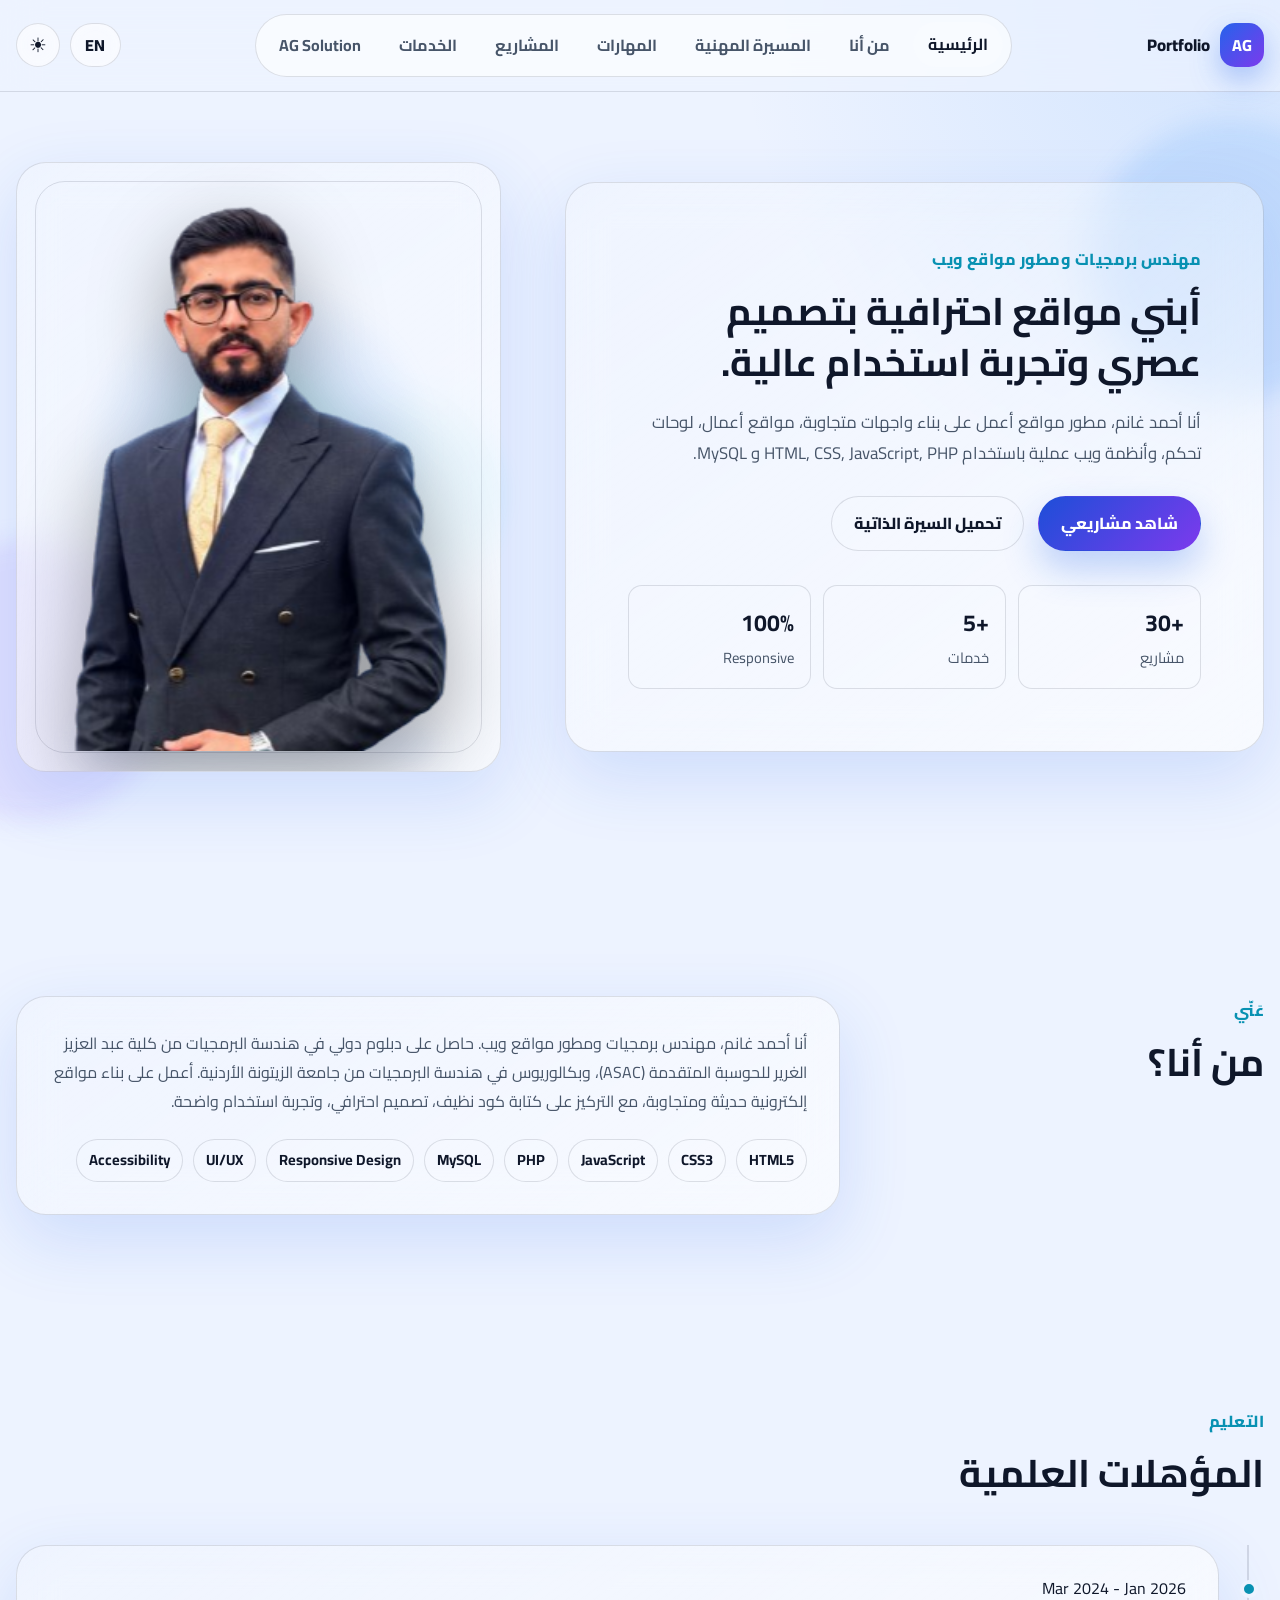
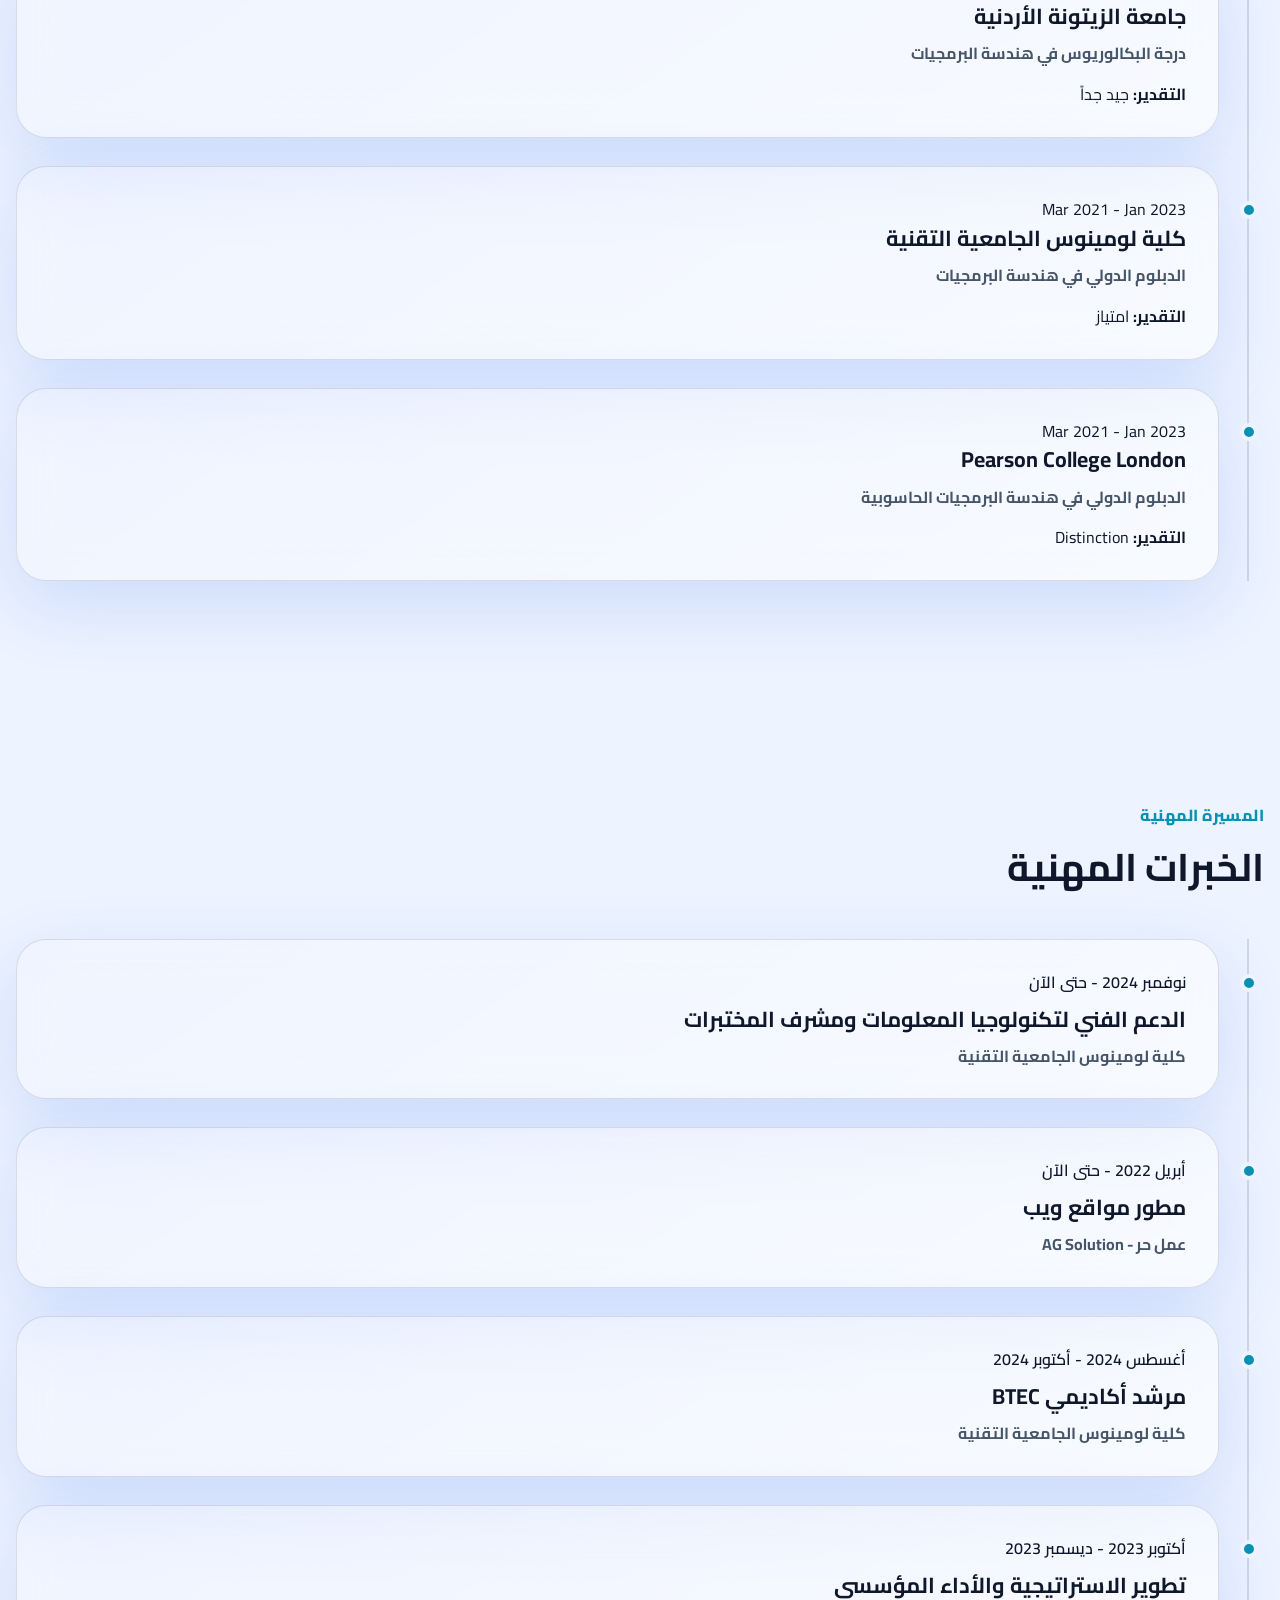
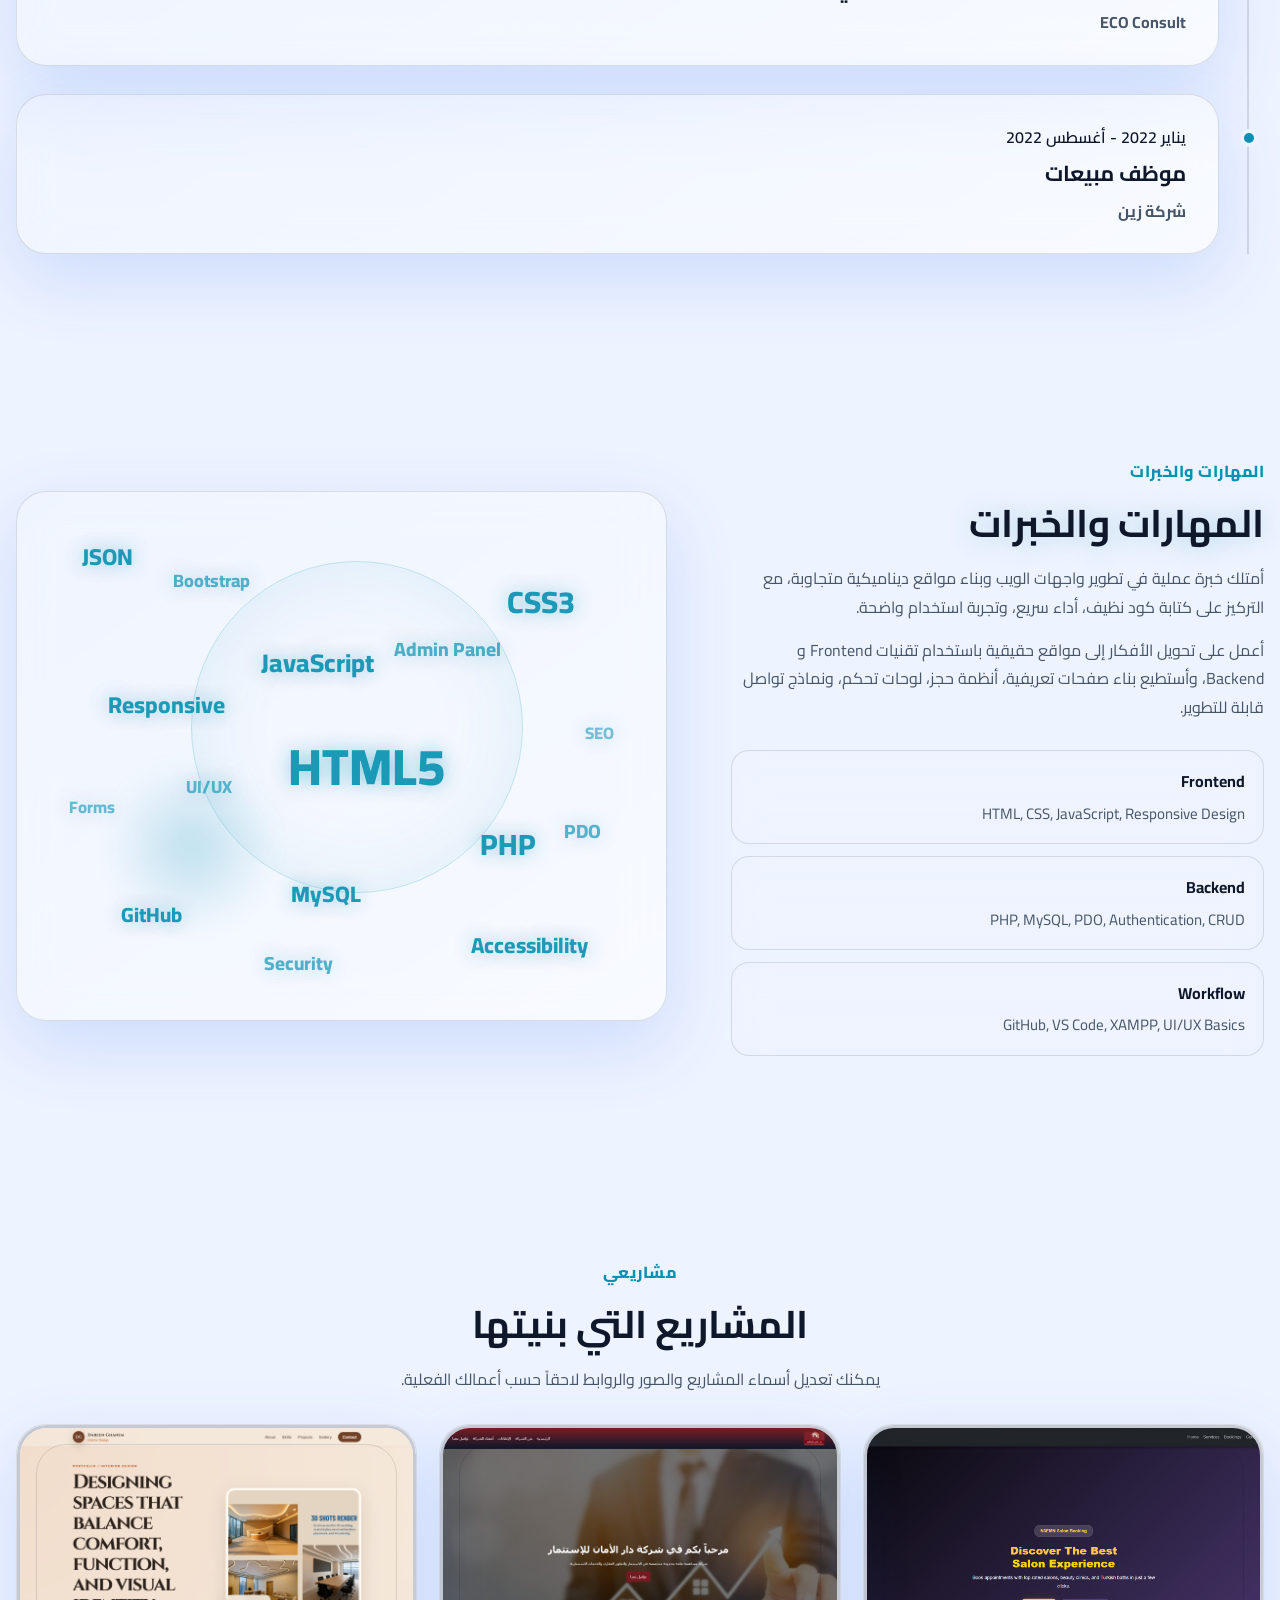
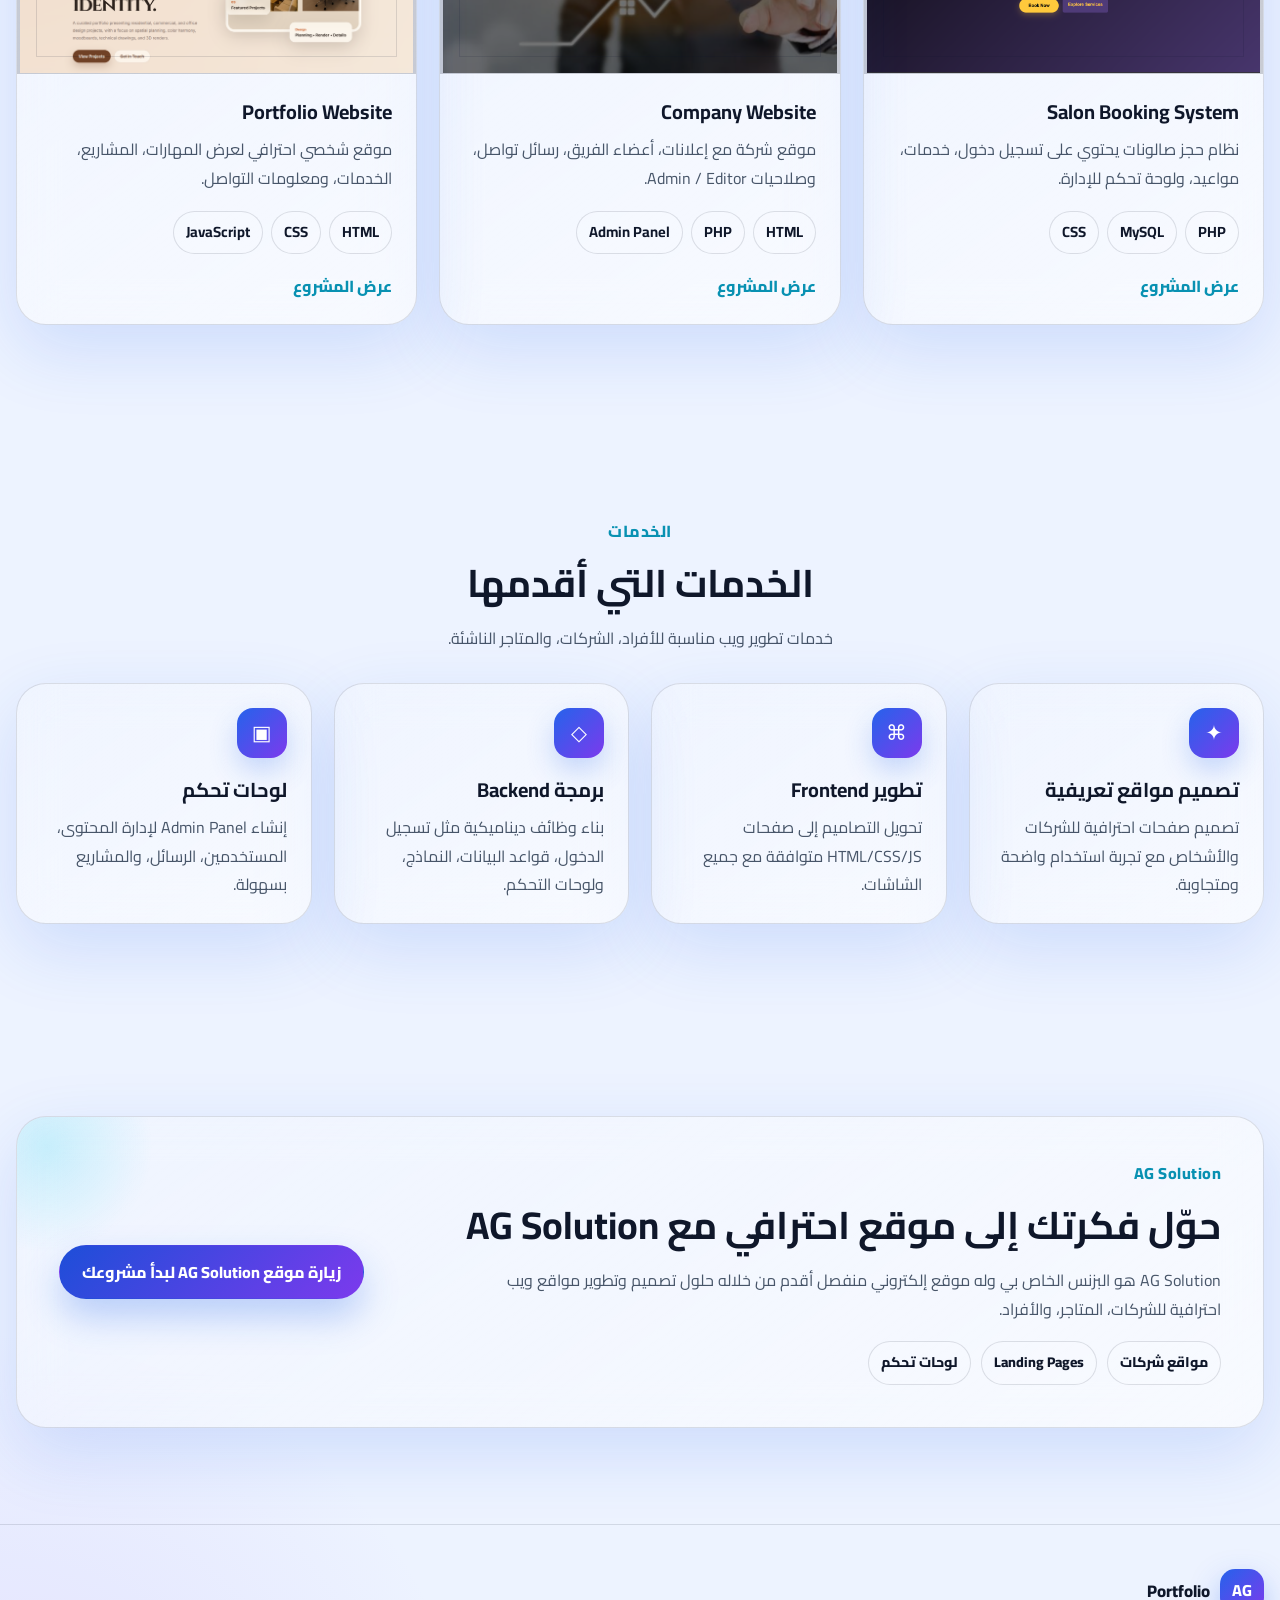
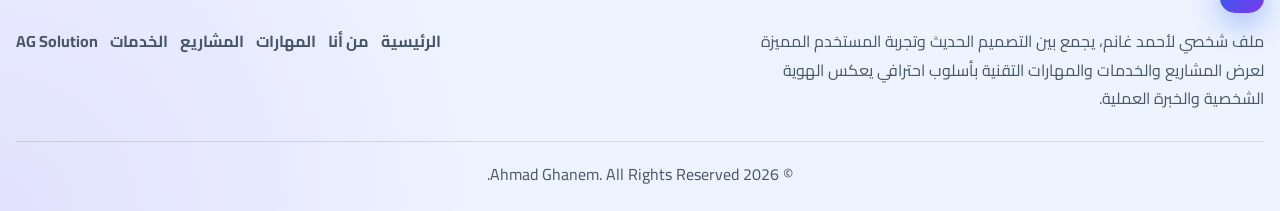
<file: index.html>
<!doctype html>
<html lang="ar" dir="rtl">
  <head>
    <meta charset="UTF-8" />
    <meta name="viewport" content="width=device-width, initial-scale=1.0" />
    <meta
      name="description"
      data-i18n-content="meta.description"
      content="Portfolio احترافي لمبرمج ومطور مواقع"
    />
    <title data-i18n-title="page.indexTitle">
      Ahmad Ghanem | Web Developer Portfolio
    </title>
    <link rel="preconnect" href="https://fonts.googleapis.com" />
    <link rel="preconnect" href="https://fonts.gstatic.com" crossorigin />
    <link
      href="https://fonts.googleapis.com/css2?family=Cairo:wght@400;500;600;700;800&display=swap"
      rel="stylesheet"
    />
    <link rel="stylesheet" href="assets/css/style.css" />
    <link rel="icon" href="assets/images/ag_icon.png" type="image/png" />
  </head>
  <body>
    <a href="#main" class="skip-link" data-i18n="common.skip"
      >تخطي إلى المحتوى الرئيسي</a
    >
    <div class="bg-shapes" aria-hidden="true">
      <span class="shape shape-one"></span><span class="shape shape-two"></span
      ><span class="shape shape-three"></span>
    </div>

    <header class="site-header" id="top">
      <nav
        class="navbar container"
        aria-label="القائمة الرئيسية"
        data-i18n-aria-label="nav.aria"
      >
        <a
          href="index.html"
          class="logo"
          aria-label="الانتقال إلى الصفحة الرئيسية"
          data-i18n-aria-label="nav.homeAria"
        >
          <span class="logo-mark">AG</span
          ><span class="logo-text">Portfolio</span>
        </a>
        <button
          class="nav-toggle"
          type="button"
          aria-label="فتح القائمة"
          data-i18n-aria-label="nav.open"
          aria-expanded="false"
          aria-controls="navMenu"
        >
          <span></span><span></span><span></span>
        </button>
        <ul class="nav-menu" id="navMenu">
          <li>
            <a href="#home" class="nav-link active" data-i18n="nav.home"
              >الرئيسية</a
            >
          </li>
          <li>
            <a href="#about" class="nav-link" data-i18n="nav.about">من أنا</a>
          </li>
          <li>
            <a href="#career" class="nav-link" data-i18n="nav.career">Career</a>
          </li>
          <li>
            <a href="#skills" class="nav-link" data-i18n="nav.skills"
              >المهارات</a
            >
          </li>
          <li>
            <a href="#projects" class="nav-link" data-i18n="nav.projects"
              >المشاريع</a
            >
          </li>
          <li>
            <a href="#services" class="nav-link" data-i18n="nav.services"
              >الخدمات</a
            >
          </li>
          <li>
            <a
              href="https://agsolution.site/"
              target="_blank"
              rel="noopener noreferrer"
              class="nav-link"
              data-i18n="nav.business"
              >AG Solution</a
            >
          </li>
          <!-- <li>
            <a href="contact.html" class="nav-link" data-i18n="nav.contact"
              >تواصل معي</a
            >
          </li> -->
        </ul>
        <div class="nav-actions">
          <button
            class="language-toggle"
            type="button"
            aria-label="Switch language"
            data-i18n-aria-label="common.switchLanguage"
          >
            <span class="language-label">EN</span>
          </button>
          <button
            class="theme-toggle"
            type="button"
            aria-label="تبديل الوضع الليلي والنهاري"
            data-i18n-aria-label="common.switchTheme"
          >
            <span class="theme-icon">☾</span>
          </button>
        </div>
      </nav>
    </header>

    <main id="main">
      <section class="hero section" id="home">
        <div class="container hero-grid">
          <div class="hero-content glass-card reveal">
            <span class="eyebrow" data-i18n="hero.eyebrow"
              >Software Engineer & Web Developer</span
            >
            <h1 data-i18n="hero.title">
              أبني مواقع احترافية بتصميم عصري وتجربة استخدام عالية.
            </h1>
            <p data-i18n="hero.text">
              أنا أحمد غانم، مطور مواقع أعمل على بناء واجهات متجاوبة، مواقع
              أعمال، لوحات تحكم، وأنظمة ويب عملية باستخدام HTML, CSS,
              JavaScript, PHP و MySQL.
            </p>
            <div class="hero-actions">
              <a
                href="#projects"
                class="btn btn-primary"
                data-i18n="hero.projectsBtn"
                >شاهد مشاريعي</a
              >
              <a
                href="assets/cv/CV-Ahmad-Ghanem.pdf" download
                class="btn btn-outline"
                data-i18n="hero.cvBtn"
                >تحميل السيرة الذاتية</a
              >
              <!-- <a
                href="contact.html"
                class="btn btn-outline"
                data-i18n="hero.contactBtn"
                >تواصل معي</a> -->
             
            </div>
            <div
              class="hero-stats"
              aria-label="إحصائيات مختصرة"
              data-i18n-aria-label="hero.statsAria"
            >
              <div>
                <strong>+30</strong
                ><span data-i18n="hero.statProjects">مشاريع</span>
              </div>
              <div>
                <strong>+5</strong
                ><span data-i18n="hero.statServices">خدمات</span>
              </div>
              <div><strong>100%</strong><span>Responsive</span></div>
            </div>
          </div>
          <div class="hero-image-wrap reveal">
            <div
              class="hero-portrait-card glass-card"
              aria-label="صورة شخصية لأحمد غانم"
              data-i18n-aria-label="hero.imageAria"
            >
              <span class="portrait-glow" aria-hidden="true"></span>
              <img
                src="assets/images/ahmad-ghanem-hero.png"
                alt="Ahmad Ghanem"
                class="hero-portrait"
              />
            </div>
          </div>
        </div>
      </section>

      <section class="section" id="about">
        <div class="container about-grid">
          <div class="section-head reveal">
            <span class="eyebrow" data-i18n="about.eyebrow">About Me</span>
            <h2 data-i18n="about.title">من أنا؟</h2>
          </div>
          <div class="glass-card about-card reveal">
            <p data-i18n="about.text">
              أنا أحمد غانم، مهندس برمجيات ومطور مواقع ويب. حاصل على دبلوم عالٍ
              في هندسة البرمجيات من كلية عبد العزيز الغرير للحوسبة المتقدمة
              (ASAC)، وبكالوريوس في هندسة البرمجيات من جامعة الزيتونة الأردنية.
              أعمل على بناء مواقع إلكترونية حديثة ومتجاوبة، مع التركيز على كتابة
              كود نظيف، تصميم احترافي، وتجربة استخدام واضحة.
            </p>
            <div
              class="skills-list"
              aria-label="المهارات التقنية"
              data-i18n-aria-label="about.skillsAria"
            >
              <span>HTML5</span><span>CSS3</span><span>JavaScript</span
              ><span>PHP</span><span>MySQL</span><span>Responsive Design</span
              ><span>UI/UX</span><span>Accessibility</span>
            </div>
          </div>
        </div>
      </section>

<section class="section" id="education">
  <div class="container">

    <div class="section-head reveal">
      <span class="eyebrow" data-i18n="education.eyebrow">
        Education
      </span>

      <h2 data-i18n="education.title">
        Academic Qualifications
      </h2>
    </div>


    <div class="education-timeline reveal">


      <article class="education-item">

        <div class="education-dot"></div>

        <div class="education-card glass-card">

          <span class="education-eyebrow">
            Mar 2024 - Jan 2026
          </span>

          <h3 data-i18n="education.uni1">
            Al-Zaytoonah University of Jordan
          </h3>

          <h4 data-i18n="education.degree1">
            Bachelor's degree, Software Engineering
          </h4>

          <p>
            <strong data-i18n="education.grade">
              Grade:
            </strong>
            <span data-i18n="education.grade1">
              Very Good
            </span>
          </p>

        </div>

      </article>



      <article class="education-item">

        <div class="education-dot"></div>

        <div class="education-card glass-card">

          <span class="education-eyebrow">
            Mar 2021 - Jan 2023
          </span>

          <h3 data-i18n="education.uni2">
            Luminus Technical University College
          </h3>

          <h4 data-i18n="education.degree2">
            Higher National Diploma, Computer Software Engineering
          </h4>

          <p>
            <strong data-i18n="education.grade">
              Grade:
            </strong>
            <span data-i18n="education.grade2">
              Excellence
            </span>
          </p>

        </div>

      </article>



      <article class="education-item">

        <div class="education-dot"></div>

        <div class="education-card glass-card">

          <span class="education-eyebrow">
            <span class="education-eyebrow">
            Mar 2021 - Jan 2023
          </span>
          </span>

          <h3 data-i18n="education.uni3">
            Pearson College London
          </h3>

          <h4 data-i18n="education.degree3">
            Higher National Diploma, in Computing Software Engineering
          </h4>

          <p>
            <strong data-i18n="education.grade">
              Grade:
            </strong>

            <span data-i18n="education.grade3">
              Distinction
            </span>
          </p>

        </div>

      </article>


    </div>

  </div>
</section>



<section class="section career-section" id="career">
  <div class="container">
    <div class="section-head reveal">
      <span class="eyebrow" data-i18n="career.eyebrow">Career</span>
      <h2 data-i18n="career.title">Professional Experience</h2>
    </div>
    <div class="career-timeline reveal">
      <article class="career-item"><div class="career-dot"></div><div class="career-card glass-card">
        <span class="career-date" data-i18n="career.date1">Nov 2024 - Present</span>
        <h3 data-i18n="career.role1">IT Technical Support and Lab Supervisor</h3>
        <h4 data-i18n="career.company1">Luminus Technical University College</h4>
      </div></article>
            <article class="career-item"><div class="career-dot"></div><div class="career-card glass-card">
        <span class="career-date" data-i18n="career.date3">Apr 2022 - Present</span>
        <h3 data-i18n="career.role3">Web Developer</h3>
        <h4>
    <span data-i18n="career.company3">Freelancer – </span>
    <a href="https://agsolution.site/" target="_blank" rel="noopener noreferrer">
        AG Solution
    </a>
</h4>
      </div></article>
      <article class="career-item"><div class="career-dot"></div><div class="career-card glass-card">
        <span class="career-date" data-i18n="career.date2">Aug 2024 - Oct 2024</span>
        <h3 data-i18n="career.role2">BTEC Academic Advisor</h3>
        <h4 data-i18n="career.company1">Luminus Technical University College</h4>
      </div></article>
      <article class="career-item"><div class="career-dot"></div><div class="career-card glass-card">
        <span class="career-date" data-i18n="career.date4">Oct 2023 - Dec 2023</span>
        <h3 data-i18n="career.role4">Strategy Development and Organizational Performance</h3>
        <h4 data-i18n="career.company4">ECO Consult</h4>
      </div></article>
      <article class="career-item"><div class="career-dot"></div><div class="career-card glass-card">
        <span class="career-date" data-i18n="career.date5">Jan 2022 - Aug 2022</span>
        <h3 data-i18n="career.role5">Sales Employee</h3>
        <h4 data-i18n="career.company5">Zain Company</h4>
      </div></article>
    </div>
  </div>
</section>

      <section class="section skills-experience-section" id="skills">
        <div class="container skills-experience-grid">
          <div class="skills-copy reveal">
            <span class="eyebrow" data-i18n="skills.eyebrow"
              >Skills & Experience</span
            >
            <h2 data-i18n="skills.title">المهارات والخبرات</h2>
            <p data-i18n="skills.text1">
              أمتلك خبرة عملية في تطوير واجهات الويب وبناء مواقع ديناميكية
              متجاوبة، مع التركيز على كتابة كود نظيف، أداء سريع، وتجربة استخدام
              واضحة.
            </p>
            <p data-i18n="skills.text2">
              أعمل على تحويل الأفكار إلى مواقع حقيقية باستخدام تقنيات Frontend و
              Backend، وأستطيع بناء صفحات تعريفية، أنظمة حجز، لوحات تحكم، ونماذج
              تواصل قابلة للتطوير.
            </p>
            <div
              class="experience-points"
              aria-label="ملخص الخبرات"
              data-i18n-aria-label="skills.expAria"
            >
              <div class="experience-point">
                <strong>Frontend</strong
                ><span>HTML, CSS, JavaScript, Responsive Design</span>
              </div>
              <div class="experience-point">
                <strong>Backend</strong
                ><span>PHP, MySQL, PDO, Authentication, CRUD</span>
              </div>
              <div class="experience-point">
                <strong>Workflow</strong
                ><span>GitHub, VS Code, XAMPP, UI/UX Basics</span>
              </div>
            </div>
          </div>
          <div
            class="skills-orbit glass-card reveal"
            aria-label="قائمة مهارات تقنية"
            data-i18n-aria-label="skills.orbitAria"
          >
            <span class="skill-word word-main">HTML5</span
            ><span class="skill-word word-1">CSS3</span
            ><span class="skill-word word-2">JavaScript</span
            ><span class="skill-word word-3">PHP</span
            ><span class="skill-word word-4">MySQL</span
            ><span class="skill-word word-5">Bootstrap</span
            ><span class="skill-word word-6">Responsive</span
            ><span class="skill-word word-7">UI/UX</span
            ><span class="skill-word word-8">GitHub</span
            ><span class="skill-word word-9">PDO</span
            ><span class="skill-word word-10">Admin Panel</span
            ><span class="skill-word word-11">Accessibility</span
            ><span class="skill-word word-12">JSON</span
            ><span class="skill-word word-13">SEO</span
            ><span class="skill-word word-14">Forms</span
            ><span class="skill-word word-15">Security</span>
          </div>
        </div>
      </section>

      <section class="section" id="projects">
        <div class="container">
          <div class="section-head center reveal">
            <span class="eyebrow" data-i18n="projects.eyebrow"
              >My Projects</span
            >
            <h2 data-i18n="projects.title">المشاريع التي بنيتها</h2>
            <p data-i18n="projects.subtitle">
              يمكنك تعديل أسماء المشاريع والصور والروابط لاحقاً حسب أعمالك
              الفعلية.
            </p>
          </div>
          <div class="cards-grid projects-grid">
            <article class="project-card glass-card reveal">
              <div class="image-placeholder project-image has-image">
                <img
                  src="assets/images/SalonBooking.png"
                  alt="Salon Booking System project preview"
                  class="project-thumb"
                  loading="lazy"
                />
              </div>
              <div class="card-body">
                <h3>Salon Booking System</h3>
                <p data-i18n="projects.p1">
                  نظام حجز صالونات يحتوي على تسجيل دخول، خدمات، مواعيد، ولوحة
                  تحكم للإدارة.
                </p>
                <div class="tags">
                  <span>PHP</span><span>MySQL</span><span>CSS</span>
                </div>
                <a href="#" class="text-link" data-i18n="projects.view"
                  >عرض المشروع</a
                >
              </div>
            </article>
            <article class="project-card glass-card reveal">
              <div class="image-placeholder project-image has-image">
                <img
                  src="assets/images/alamancompany.png"
                  alt="Al Aman Company website project preview"
                  class="project-thumb"
                  loading="lazy"
                />
              </div>
              <div class="card-body">
                <h3>Company Website</h3>
                <p data-i18n="projects.p2">
                  موقع شركة مع إعلانات، أعضاء الفريق، رسائل تواصل، وصلاحيات
                  Admin / Editor.
                </p>
                <div class="tags">
                  <span>HTML</span><span>PHP</span><span>Admin Panel</span>
                </div>
                <a href="#" class="text-link" data-i18n="projects.view"
                  >عرض المشروع</a
                >
              </div>
            </article>
            <article class="project-card glass-card reveal">
              <div class="image-placeholder project-image has-image">
                <img
                  src="assets/images/portfolioDG.png"
                  alt="Portfolio DG website project preview"
                  class="project-thumb"
                  loading="lazy"
                />
              </div>
              <div class="card-body">
                <h3>Portfolio Website</h3>
                <p data-i18n="projects.p3">
                  موقع شخصي احترافي لعرض المهارات، المشاريع، الخدمات، ومعلومات
                  التواصل.
                </p>
                <div class="tags">
                  <span>HTML</span><span>CSS</span><span>JavaScript</span>
                </div>
                <a href="#" class="text-link" data-i18n="projects.view"
                  >عرض المشروع</a
                >
              </div>
            </article>
          </div>
        </div>
      </section>

      <section class="section" id="services">
        <div class="container">
          <div class="section-head center reveal">
            <span class="eyebrow" data-i18n="services.eyebrow">Services</span>
            <h2 data-i18n="services.title">الخدمات التي أقدمها</h2>
            <p data-i18n="services.subtitle">
              خدمات تطوير ويب مناسبة للأفراد، الشركات، والمتاجر الناشئة.
            </p>
          </div>
          <div class="cards-grid services-grid">
            <article class="service-card glass-card reveal">
              <div class="service-icon" aria-hidden="true">✦</div>
              <h3 data-i18n="services.s1Title">تصميم مواقع تعريفية</h3>
              <p data-i18n="services.s1Text">
                تصميم صفحات احترافية للشركات والأشخاص مع تجربة استخدام واضحة
                ومتجاوبة.
              </p>
            </article>
            <article class="service-card glass-card reveal">
              <div class="service-icon" aria-hidden="true">⌘</div>
              <h3 data-i18n="services.s2Title">تطوير Frontend</h3>
              <p data-i18n="services.s2Text">
                تحويل التصاميم إلى صفحات HTML/CSS/JS متوافقة مع جميع الشاشات.
              </p>
            </article>
            <article class="service-card glass-card reveal">
              <div class="service-icon" aria-hidden="true">◇</div>
              <h3 data-i18n="services.s3Title">برمجة Backend</h3>
              <p data-i18n="services.s3Text">
                بناء وظائف ديناميكية مثل تسجيل الدخول، قواعد البيانات، النماذج،
                ولوحات التحكم.
              </p>
            </article>
            <article class="service-card glass-card reveal">
              <div class="service-icon" aria-hidden="true">▣</div>
              <h3 data-i18n="services.s4Title">لوحات تحكم</h3>
              <p data-i18n="services.s4Text">
                إنشاء Admin Panel لإدارة المحتوى، المستخدمين، الرسائل، والمشاريع
                بسهولة.
              </p>
            </article>
          </div>
        </div>
      </section>

      <section class="section cta-section" id="ag-solution-cta">
        <div class="container">
          <div class="cta-card business-cta glass-card reveal">
            <div class="cta-content">
              <span class="eyebrow" data-i18n="cta.eyebrow">AG Solution</span>
              <h2 data-i18n="cta.title">
                حوّل فكرتك إلى موقع احترافي مع AG Solution
              </h2>
              <p data-i18n="cta.text">
                AG Solution هو البزنس الخاص بي وله موقع إلكتروني منفصل أقدم من
                خلاله حلول تصميم وتطوير مواقع ويب احترافية للشركات، المتاجر،
                والأفراد.
              </p>
              <div
                class="cta-tags"
                aria-label="AG Solution services"
                data-i18n-aria-label="cta.tagsAria"
              >
                <span data-i18n="cta.tag1">مواقع شركات</span>
                <span data-i18n="cta.tag2">Landing Pages</span>
                <span data-i18n="cta.tag3">لوحات تحكم</span>
              </div>
            </div>
            <div class="cta-actions">
              <a
                href="https://agsolution.site/"
                target="_blank"
                rel="noopener noreferrer"
                class="btn btn-primary"
                data-i18n="cta.businessBtn"
                >زيارة موقع AG Solution</a
              >
              <!-- <a href="contact.html" class="btn btn-outline" data-i18n="cta.btn"
                >ابدأ مشروعك</a
              > -->
            </div>
          </div>
        </div>
      </section>
    </main>

    <footer class="footer">
      <div class="container footer-grid">
        <div>
          <a href="index.html" class="logo footer-logo"
            ><span class="logo-mark">AG</span
            ><span class="logo-text">Portfolio</span></a
          >
          <p data-i18n="footer.text">
            Portfolio شخصي بتصميم Liquid Glass لعرض المشاريع والخدمات بشكل
            احترافي.
          </p>
        </div>
        <div class="footer-links">
          <a href="#home" data-i18n="nav.home">الرئيسية</a
            ><a href="#about" data-i18n="nav.about">من أنا</a
          ><a href="#skills" data-i18n="nav.skills">المهارات</a
          ><a href="#projects" data-i18n="nav.projects">المشاريع</a
          ><a href="#services" data-i18n="nav.services">الخدمات</a
          ><a
            href="https://agsolution.site/"
            target="_blank"
            rel="noopener noreferrer"
            data-i18n="nav.business"
            >AG Solution</a>
          <!-- <a href="contact.html" data-i18n="nav.contact">تواصل معي</a> -->
        </div>
      </div>
      <div class="footer-bottom container">
        <p>© <span id="year"></span> Ahmad Ghanem. All Rights Reserved.</p>
      </div>
    </footer>
    <script src="assets/js/main.js"></script>
  </body>
</html>
</file>
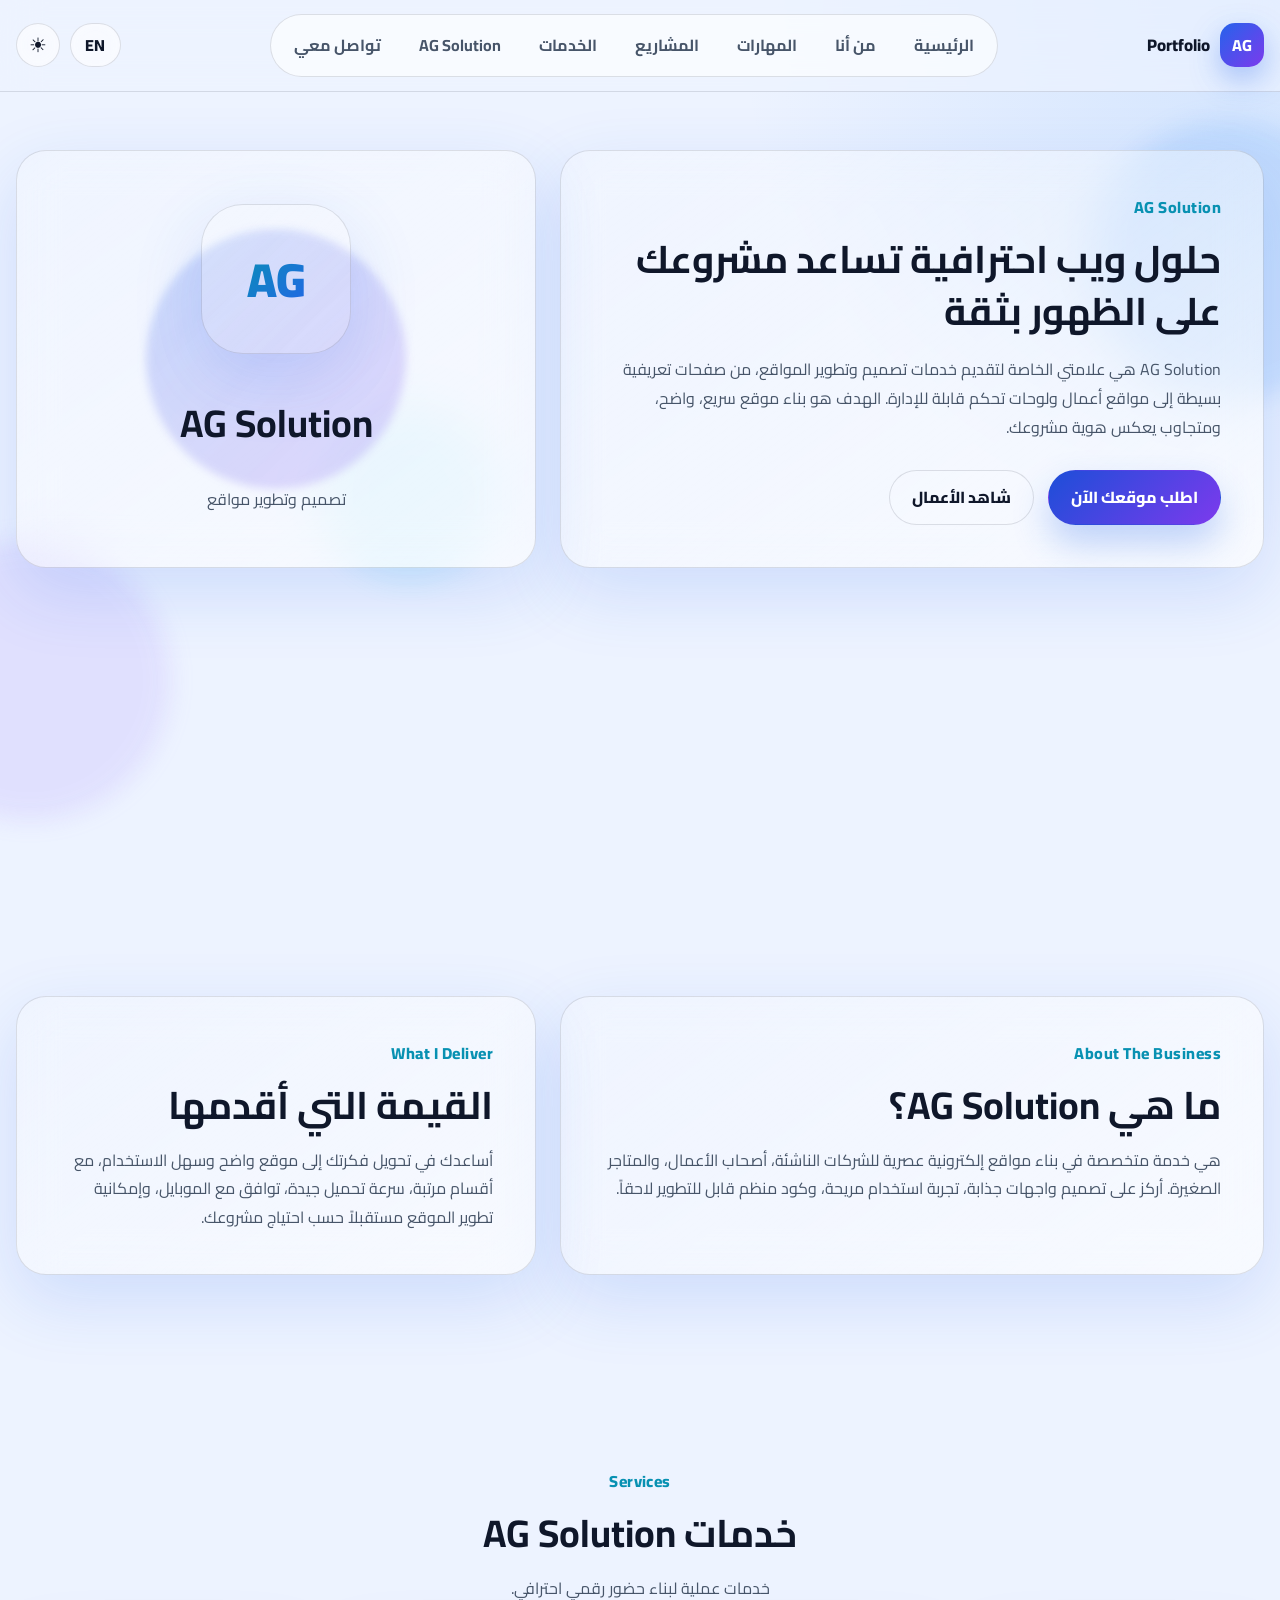
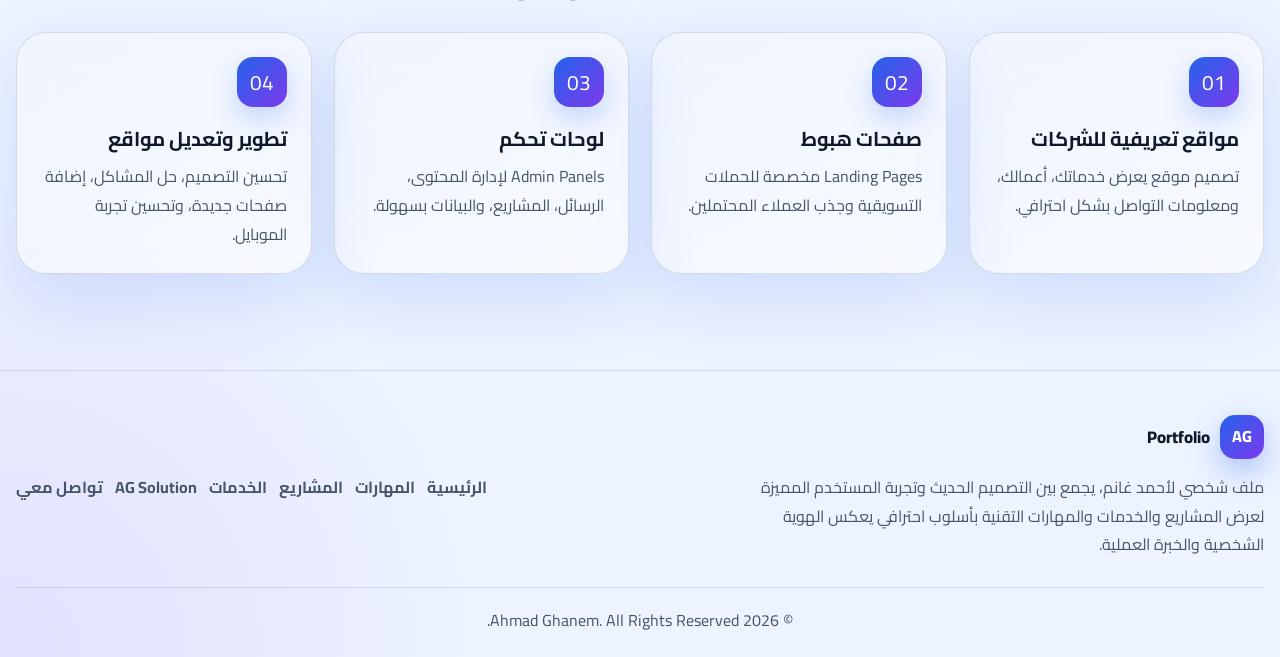
<file: ag-solution.html>
<!DOCTYPE html>
<html lang="ar" dir="rtl">
<head>
  <meta charset="UTF-8" />
  <meta name="viewport" content="width=device-width, initial-scale=1.0" />
  <meta name="description" data-i18n-content="meta.businessDescription" content="AG Solution تقدم حلول تصميم وتطوير مواقع ويب احترافية" />
  <title data-i18n-title="page.businessTitle">AG Solution | Web Development Services</title>
  <link rel="preconnect" href="https://fonts.googleapis.com" />
  <link rel="preconnect" href="https://fonts.gstatic.com" crossorigin />
  <link href="https://fonts.googleapis.com/css2?family=Cairo:wght@400;500;600;700;800&display=swap" rel="stylesheet" />
  <link rel="stylesheet" href="assets/css/style.css" />
</head>
<body>
  <a href="#main" class="skip-link" data-i18n="common.skip">تخطي إلى المحتوى الرئيسي</a>
  <div class="bg-shapes" aria-hidden="true"><span class="shape shape-one"></span><span class="shape shape-two"></span><span class="shape shape-three"></span></div>

  <header class="site-header" id="top">
    <nav class="navbar container" aria-label="القائمة الرئيسية" data-i18n-aria-label="nav.aria">
      <a href="index.html" class="logo" aria-label="الانتقال إلى الصفحة الرئيسية" data-i18n-aria-label="nav.homeAria"><span class="logo-mark">AG</span><span class="logo-text">Portfolio</span></a>
      <button class="nav-toggle" type="button" aria-label="فتح القائمة" data-i18n-aria-label="nav.open" aria-expanded="false" aria-controls="navMenu"><span></span><span></span><span></span></button>
      <ul class="nav-menu" id="navMenu">
        <li><a href="index.html#home" class="nav-link" data-i18n="nav.home">الرئيسية</a></li>
        <li><a href="index.html#about" class="nav-link" data-i18n="nav.about">من أنا</a></li>
        <li><a href="index.html#skills" class="nav-link" data-i18n="nav.skills">المهارات</a></li>
        <li><a href="index.html#projects" class="nav-link" data-i18n="nav.projects">المشاريع</a></li>
        <li><a href="index.html#services" class="nav-link" data-i18n="nav.services">الخدمات</a></li>
        <li><a href="https://agsolution.site/" target="_blank" rel="noopener noreferrer" class="nav-link" data-i18n="nav.business">AG Solution</a></li>
        <li><a href="contact.html" class="nav-link" data-i18n="nav.contact">تواصل معي</a></li>
      </ul>
      <div class="nav-actions"><button class="language-toggle" type="button" aria-label="Switch language" data-i18n-aria-label="common.switchLanguage"><span class="language-label">EN</span></button><button class="theme-toggle" type="button" aria-label="تبديل الوضع الليلي والنهاري" data-i18n-aria-label="common.switchTheme"><span class="theme-icon">☾</span></button></div>
    </nav>
  </header>

  <main id="main">
    <section class="section business-hero">
      <div class="container business-hero-grid">
        <div class="glass-card business-hero-card reveal">
          <span class="eyebrow" data-i18n="business.eyebrow">AG Solution</span>
          <h1 data-i18n="business.title">حلول ويب احترافية تساعد مشروعك على الظهور بثقة</h1>
          <p data-i18n="business.text">AG Solution هي علامتي الخاصة لتقديم خدمات تصميم وتطوير المواقع، من صفحات تعريفية بسيطة إلى مواقع أعمال ولوحات تحكم قابلة للإدارة. الهدف هو بناء موقع سريع، واضح، ومتجاوب يعكس هوية مشروعك.</p>
          <div class="hero-actions"><a href="contact.html" class="btn btn-primary" data-i18n="business.primaryBtn">اطلب موقعك الآن</a><a href="index.html#projects" class="btn btn-outline" data-i18n="business.secondaryBtn">شاهد الأعمال</a></div>
        </div>
        <div class="business-brand-card glass-card reveal" aria-label="AG Solution brand card" data-i18n-aria-label="business.brandAria">
          <div class="brand-placeholder"><span>AG</span></div>
          <h2>AG Solution</h2>
          <p data-i18n="business.brandText">Web Design & Development</p>
        </div>
      </div>
    </section>

    <section class="section business-about-section">
      <div class="container business-info-grid">
        <article class="glass-card business-info-card reveal"><span class="eyebrow" data-i18n="business.aboutEyebrow">About The Business</span><h2 data-i18n="business.aboutTitle">ما هي AG Solution؟</h2><p data-i18n="business.aboutText">هي خدمة متخصصة في بناء مواقع إلكترونية عصرية للشركات الناشئة، أصحاب الأعمال، والمتاجر الصغيرة. أركز على تصميم واجهات جذابة، تجربة استخدام مريحة، وكود منظم قابل للتطوير لاحقاً.</p></article>
        <article class="glass-card business-info-card reveal"><span class="eyebrow" data-i18n="business.valueEyebrow">What I Deliver</span><h2 data-i18n="business.valueTitle">القيمة التي أقدمها</h2><p data-i18n="business.valueText">أساعدك في تحويل فكرتك إلى موقع واضح وسهل الاستخدام، مع أقسام مرتبة، سرعة تحميل جيدة، توافق مع الموبايل، وإمكانية تطوير الموقع مستقبلاً حسب احتياج مشروعك.</p></article>
      </div>
    </section>

    <section class="section business-services-section">
      <div class="container">
        <div class="section-head center reveal"><span class="eyebrow" data-i18n="business.servicesEyebrow">Services</span><h2 data-i18n="business.servicesTitle">خدمات AG Solution</h2><p data-i18n="business.servicesText">خدمات عملية لبناء حضور رقمي احترافي.</p></div>
        <div class="cards-grid services-grid">
          <article class="service-card glass-card reveal"><div class="service-icon" aria-hidden="true">01</div><h3 data-i18n="business.s1Title">مواقع تعريفية للشركات</h3><p data-i18n="business.s1Text">تصميم موقع يعرض خدماتك، أعمالك، ومعلومات التواصل بشكل احترافي.</p></article>
          <article class="service-card glass-card reveal"><div class="service-icon" aria-hidden="true">02</div><h3 data-i18n="business.s2Title">صفحات هبوط</h3><p data-i18n="business.s2Text">Landing Pages مخصصة للحملات التسويقية وجذب العملاء المحتملين.</p></article>
          <article class="service-card glass-card reveal"><div class="service-icon" aria-hidden="true">03</div><h3 data-i18n="business.s3Title">لوحات تحكم</h3><p data-i18n="business.s3Text">Admin Panels لإدارة المحتوى، الرسائل، المشاريع، والبيانات بسهولة.</p></article>
          <article class="service-card glass-card reveal"><div class="service-icon" aria-hidden="true">04</div><h3 data-i18n="business.s4Title">تطوير وتعديل مواقع</h3><p data-i18n="business.s4Text">تحسين التصميم، حل المشاكل، إضافة صفحات جديدة، وتحسين تجربة الموبايل.</p></article>
        </div>
      </div>
    </section>
  </main>

  <footer class="footer"><div class="container footer-grid"><div><a href="index.html" class="logo footer-logo"><span class="logo-mark">AG</span><span class="logo-text">Portfolio</span></a><p data-i18n="footer.text">Portfolio شخصي بتصميم Liquid Glass لعرض المشاريع والخدمات بشكل احترافي.</p></div><div class="footer-links"><a href="index.html#home" data-i18n="nav.home">الرئيسية</a><a href="index.html#skills" data-i18n="nav.skills">المهارات</a><a href="index.html#projects" data-i18n="nav.projects">المشاريع</a><a href="index.html#services" data-i18n="nav.services">الخدمات</a><a href="https://agsolution.site/" target="_blank" rel="noopener noreferrer" data-i18n="nav.business">AG Solution</a><a href="contact.html" data-i18n="nav.contact">تواصل معي</a></div></div><div class="footer-bottom container"><p>© <span id="year"></span> Ahmad Ghanem. All Rights Reserved.</p></div></footer>
  <script src="assets/js/main.js"></script>
</body>
</html>
</file>
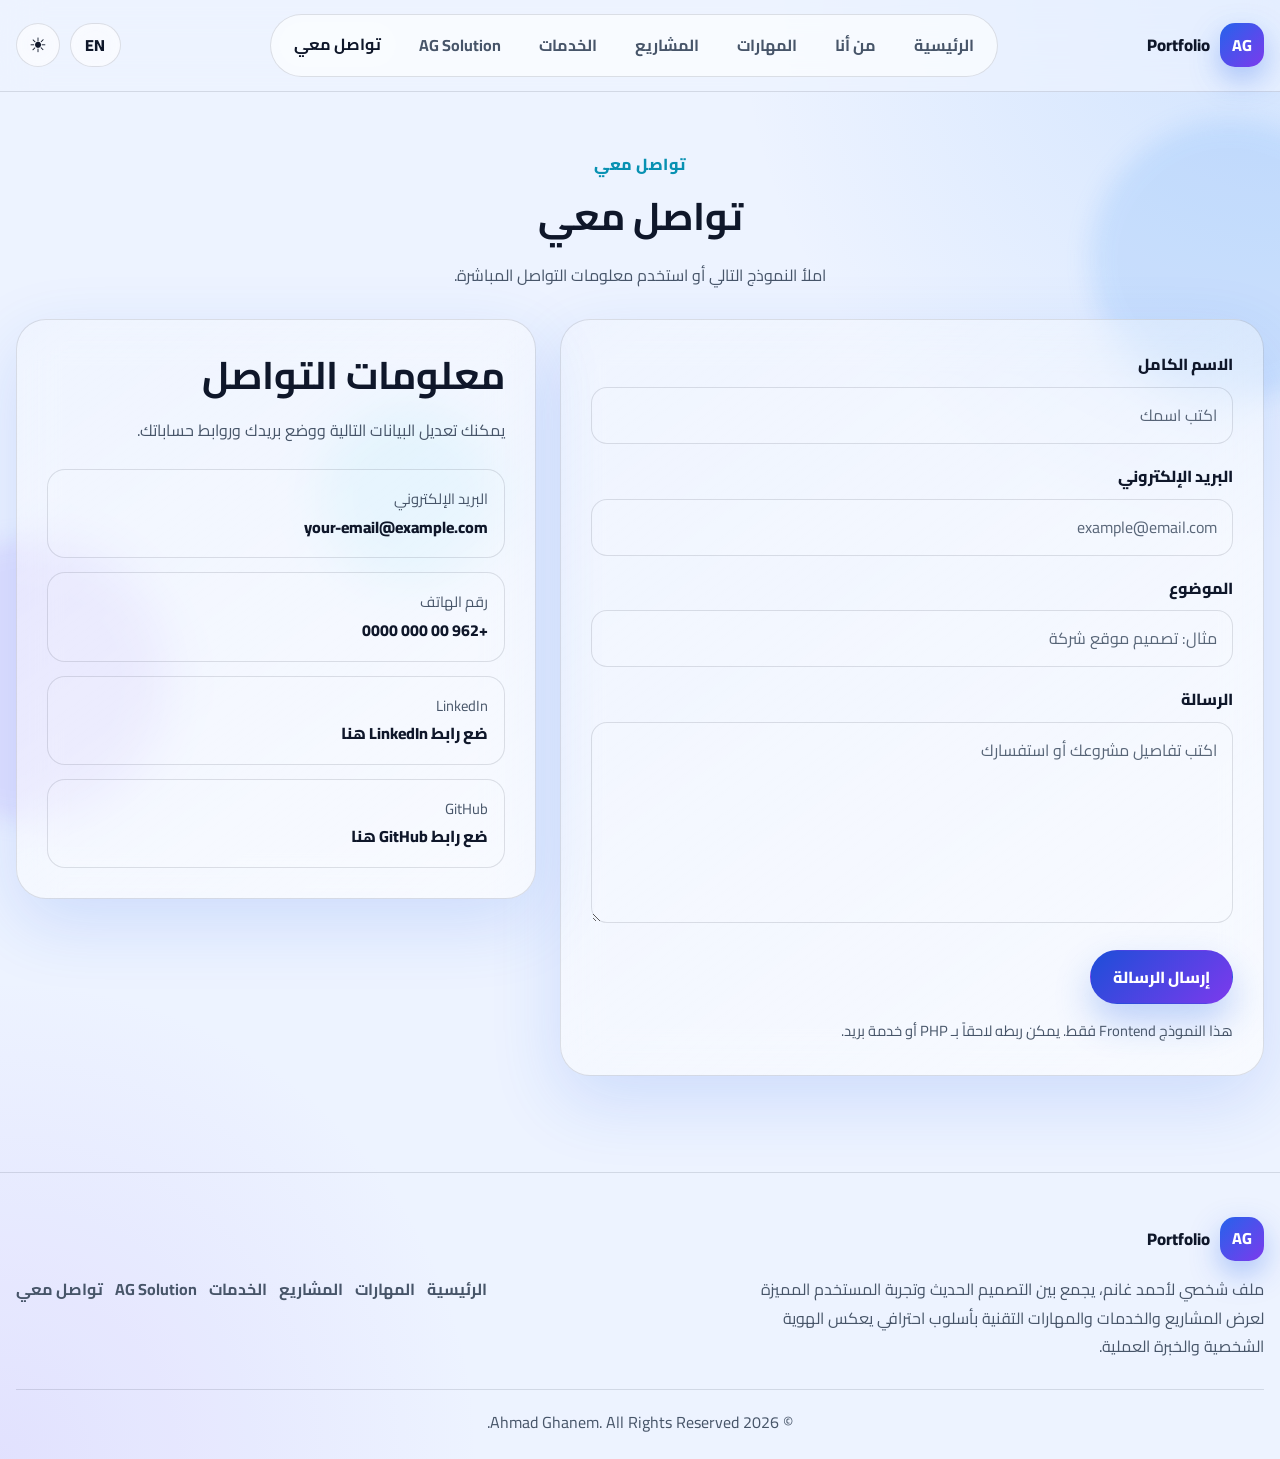
<file: contact.html>
<!DOCTYPE html>
<html lang="ar" dir="rtl">
<head>
  <meta charset="UTF-8" />
  <meta name="viewport" content="width=device-width, initial-scale=1.0" />
  <meta name="description" data-i18n-content="meta.contactDescription" content="تواصل مع أحمد غانم لتطوير مواقع الويب" />
  <title data-i18n-title="page.contactTitle">تواصل معي | Ahmad Ghanem</title>
  <link rel="preconnect" href="https://fonts.googleapis.com" />
  <link rel="preconnect" href="https://fonts.gstatic.com" crossorigin />
  <link href="https://fonts.googleapis.com/css2?family=Cairo:wght@400;500;600;700;800&display=swap" rel="stylesheet" />
  <link rel="stylesheet" href="assets/css/style.css" />
</head>
<body>
  <a href="#main" class="skip-link" data-i18n="common.skip">تخطي إلى المحتوى الرئيسي</a>
  <div class="bg-shapes" aria-hidden="true"><span class="shape shape-one"></span><span class="shape shape-two"></span><span class="shape shape-three"></span></div>
  <header class="site-header" id="top"><nav class="navbar container" aria-label="القائمة الرئيسية" data-i18n-aria-label="nav.aria"><a href="index.html" class="logo" aria-label="الانتقال إلى الصفحة الرئيسية" data-i18n-aria-label="nav.homeAria"><span class="logo-mark">AG</span><span class="logo-text">Portfolio</span></a><button class="nav-toggle" type="button" aria-label="فتح القائمة" data-i18n-aria-label="nav.open" aria-expanded="false" aria-controls="navMenu"><span></span><span></span><span></span></button><ul class="nav-menu" id="navMenu"><li><a href="index.html#home" class="nav-link" data-i18n="nav.home">الرئيسية</a></li><li><a href="index.html#about" class="nav-link" data-i18n="nav.about">من أنا</a></li><li><a href="index.html#skills" class="nav-link" data-i18n="nav.skills">المهارات</a></li><li><a href="index.html#projects" class="nav-link" data-i18n="nav.projects">المشاريع</a></li><li><a href="index.html#services" class="nav-link" data-i18n="nav.services">الخدمات</a></li><li><a href="https://agsolution.site/" target="_blank" rel="noopener noreferrer" class="nav-link" data-i18n="nav.business">AG Solution</a></li><li><a href="contact.html" class="nav-link active" data-i18n="nav.contact">تواصل معي</a></li></ul><div class="nav-actions"><button class="language-toggle" type="button" aria-label="Switch language" data-i18n-aria-label="common.switchLanguage"><span class="language-label">EN</span></button><button class="theme-toggle" type="button" aria-label="تبديل الوضع الليلي والنهاري" data-i18n-aria-label="common.switchTheme"><span class="theme-icon">☾</span></button></div></nav></header>
  <main id="main"><section class="section contact-hero"><div class="container"><div class="section-head center reveal"><span class="eyebrow" data-i18n="contact.eyebrow">Contact Me</span><h1 data-i18n="contact.title">تواصل معي</h1><p data-i18n="contact.subtitle">املأ النموذج التالي أو استخدم معلومات التواصل المباشرة.</p></div><div class="contact-grid"><form class="contact-form glass-card reveal" action="#" method="post" novalidate><div class="form-group"><label for="name" data-i18n="contact.name">الاسم الكامل</label><input type="text" id="name" name="name" placeholder="اكتب اسمك" data-i18n-placeholder="contact.namePlaceholder" required /><small class="error-message" data-i18n="contact.nameError">الرجاء إدخال الاسم.</small></div><div class="form-group"><label for="email" data-i18n="contact.email">البريد الإلكتروني</label><input type="email" id="email" name="email" placeholder="example@email.com" required /><small class="error-message" data-i18n="contact.emailError">الرجاء إدخال بريد إلكتروني صحيح.</small></div><div class="form-group"><label for="subject" data-i18n="contact.subject">الموضوع</label><input type="text" id="subject" name="subject" placeholder="مثال: تصميم موقع شركة" data-i18n-placeholder="contact.subjectPlaceholder" required /><small class="error-message" data-i18n="contact.subjectError">الرجاء إدخال الموضوع.</small></div><div class="form-group"><label for="message" data-i18n="contact.message">الرسالة</label><textarea id="message" name="message" rows="6" placeholder="اكتب تفاصيل مشروعك أو استفسارك" data-i18n-placeholder="contact.messagePlaceholder" required></textarea><small class="error-message" data-i18n="contact.messageError">الرجاء إدخال الرسالة.</small></div><button class="btn btn-primary" type="submit" data-i18n="contact.send">إرسال الرسالة</button><p class="form-note" data-i18n="contact.note">هذا النموذج Frontend فقط. يمكن ربطه لاحقاً بـ PHP أو خدمة بريد.</p></form><aside class="contact-info glass-card reveal" aria-label="معلومات التواصل" data-i18n-aria-label="contact.infoAria"><h2 data-i18n="contact.infoTitle">معلومات التواصل</h2><p data-i18n="contact.infoText">يمكنك تعديل البيانات التالية ووضع بريدك وروابط حساباتك.</p><ul class="info-list"><li><span data-i18n="contact.emailLabel">البريد الإلكتروني</span><a href="mailto:your-email@example.com">your-email@example.com</a></li><li><span data-i18n="contact.phoneLabel">رقم الهاتف</span><a href="tel:+962000000000">+962 00 000 0000</a></li><li><span>LinkedIn</span><a href="#" data-i18n="contact.linkedin">ضع رابط LinkedIn هنا</a></li><li><span>GitHub</span><a href="#" data-i18n="contact.github">ضع رابط GitHub هنا</a></li></ul></aside></div></div></section></main>
  <footer class="footer"><div class="container footer-grid"><div><a href="index.html" class="logo footer-logo"><span class="logo-mark">AG</span><span class="logo-text">Portfolio</span></a><p data-i18n="footer.text">Portfolio شخصي بتصميم Liquid Glass لعرض المشاريع والخدمات بشكل احترافي.</p></div><div class="footer-links"><a href="index.html#home" data-i18n="nav.home">الرئيسية</a><a href="index.html#skills" data-i18n="nav.skills">المهارات</a><a href="index.html#projects" data-i18n="nav.projects">المشاريع</a><a href="index.html#services" data-i18n="nav.services">الخدمات</a><a href="https://agsolution.site/" target="_blank" rel="noopener noreferrer" data-i18n="nav.business">AG Solution</a><a href="contact.html" data-i18n="nav.contact">تواصل معي</a></div></div><div class="footer-bottom container"><p>© <span id="year"></span> Ahmad Ghanem. All Rights Reserved.</p></div></footer>
  <script src="assets/js/main.js"></script>
</body>
</html>
</file>
<file: assets/css/style.css>
:root {
  --bg: #050816;
  --bg-soft: #0b1024;
  --text: #f8fafc;
  --muted: #a7b0c3;
  --primary: #60a5fa;
  --primary-strong: #2563eb;
  --secondary: #a78bfa;
  --accent: #22d3ee;
  --glass: rgba(255, 255, 255, 0.09);
  --glass-border: rgba(255, 255, 255, 0.2);
  --shadow: 0 24px 80px rgba(0, 0, 0, 0.35);
  --radius-lg: 30px;
  --radius-md: 22px;
  --radius-sm: 14px;
  --container: 1320px;
  --transition: 220ms ease;
}

[data-theme="light"] {
  --bg: #edf3ff;
  --bg-soft: #ffffff;
  --text: #0f172a;
  --muted: #475569;
  --primary: #2563eb;
  --primary-strong: #1d4ed8;
  --secondary: #7c3aed;
  --accent: #0891b2;
  --glass: rgba(255, 255, 255, 0.58);
  --glass-border: rgba(15, 23, 42, 0.12);
  --shadow: 0 24px 70px rgba(37, 99, 235, 0.16);
}

* {
  box-sizing: border-box;
  margin: 0;
  padding: 0;
}

html {
  scroll-behavior: smooth;
}

body {
  min-height: 100vh;
  font-family: "Cairo", system-ui, -apple-system, BlinkMacSystemFont, "Segoe UI", sans-serif;
  background:
    radial-gradient(circle at top right, rgba(96, 165, 250, 0.2), transparent 34rem),
    radial-gradient(circle at bottom left, rgba(167, 139, 250, 0.18), transparent 30rem),
    var(--bg);
  color: var(--text);
  line-height: 1.8;
  overflow-x: hidden;
}

body.menu-open {
  overflow: hidden;
}

img {
  max-width: 100%;
  display: block;
}

a {
  color: inherit;
  text-decoration: none;
}

ul {
  list-style: none;
}

button,
input,
textarea {
  font: inherit;
}

button {
  cursor: pointer;
}

:focus-visible {
  outline: 3px solid var(--accent);
  outline-offset: 4px;
}

.skip-link {
  position: fixed;
  top: 14px;
  right: 14px;
  z-index: 9999;
  transform: translateY(-140%);
  padding: 10px 16px;
  border-radius: 999px;
  background: var(--text);
  color: var(--bg);
  font-weight: 700;
  transition: transform var(--transition);
}

.skip-link:focus {
  transform: translateY(0);
}

.container {
  width: min(calc(100% - 32px), var(--container));
  margin-inline: auto;
}

.section {
  padding: 96px 0;
  position: relative;
}

.bg-shapes {
  position: fixed;
  inset: 0;
  pointer-events: none;
  z-index: -1;
  overflow: hidden;
}

.shape {
  position: absolute;
  width: 280px;
  height: 280px;
  border-radius: 999px;
  filter: blur(12px);
  opacity: 0.55;
}

.shape-one {
  top: 120px;
  right: -90px;
  background: rgba(96, 165, 250, 0.35);
}

.shape-two {
  bottom: 80px;
  left: -110px;
  background: rgba(167, 139, 250, 0.32);
}

.shape-three {
  top: 45%;
  left: 25%;
  width: 180px;
  height: 180px;
  background: rgba(34, 211, 238, 0.18);
}

.glass-card {
  border: 1px solid var(--glass-border);
  background: linear-gradient(145deg, rgba(255, 255, 255, 0.14), var(--glass));
  box-shadow: var(--shadow);
  backdrop-filter: blur(22px);
  -webkit-backdrop-filter: blur(22px);
  border-radius: var(--radius-lg);
}

.site-header {
  position: fixed;
  top: 0;
  right: 0;
  left: 0;
  z-index: 1000;
  padding: 14px 0;
  background: rgba(5, 8, 22, 0.58);
  backdrop-filter: blur(20px);
  -webkit-backdrop-filter: blur(20px);
  border-bottom: 1px solid var(--glass-border);
}

[data-theme="light"] .site-header {
  background: rgba(237, 243, 255, 0.68);
}

.navbar {
  display: flex;
  align-items: center;
  justify-content: space-between;
  gap: 18px;
}

.logo {
  display: inline-flex;
  align-items: center;
  gap: 10px;
  font-weight: 800;
}

.logo-mark {
  width: 44px;
  height: 44px;
  display: grid;
  place-items: center;
  border-radius: 15px;
  background: linear-gradient(135deg, var(--primary), var(--secondary));
  color: #fff;
  box-shadow: 0 12px 30px rgba(37, 99, 235, 0.35);
}

.logo-text {
  font-size: 1.05rem;
}

.nav-menu {
  display: flex;
  align-items: center;
  gap: 8px;
  padding: 8px;
  border: 1px solid var(--glass-border);
  border-radius: 999px;
  background: var(--glass);
}

.nav-link {
  display: inline-flex;
  padding: 8px 15px;
  border-radius: 999px;
  color: var(--muted);
  font-weight: 700;
  transition: color var(--transition), background var(--transition), transform var(--transition);
}

.nav-link:hover,
.nav-link.active {
  color: var(--text);
  background: rgba(255, 255, 255, 0.12);
  transform: translateY(-1px);
}

.theme-toggle,
.nav-toggle {
  border: 1px solid var(--glass-border);
  color: var(--text);
  background: var(--glass);
  backdrop-filter: blur(18px);
  -webkit-backdrop-filter: blur(18px);
}

.theme-toggle {
  width: 44px;
  height: 44px;
  border-radius: 999px;
  display: grid;
  place-items: center;
  font-size: 1.25rem;
}

.nav-toggle {
  width: 46px;
  height: 46px;
  display: none;
  flex-direction: column;
  align-items: center;
  justify-content: center;
  gap: 5px;
  border-radius: 15px;
}

.nav-toggle span {
  width: 20px;
  height: 2px;
  border-radius: 999px;
  background: var(--text);
  transition: transform var(--transition), opacity var(--transition);
}

.nav-toggle.active span:nth-child(1) {
  transform: translateY(7px) rotate(45deg);
}

.nav-toggle.active span:nth-child(2) {
  opacity: 0;
}

.nav-toggle.active span:nth-child(3) {
  transform: translateY(-7px) rotate(-45deg);
}

.hero {
  min-height: 100vh;
  display: flex;
  align-items: center;
  padding-top: 130px;
}

.hero-grid {
  display: grid;
  grid-template-columns: minmax(0, 1.18fr) minmax(430px, 0.82fr);
  align-items: center;
  gap: clamp(46px, 5vw, 78px);
}

.hero-content {
  padding: clamp(34px, 5vw, 62px);
}

.eyebrow {
  display: inline-flex;
  margin-bottom: 12px;
  color: var(--accent);
  font-weight: 800;
  letter-spacing: 0.03em;
}

h1,
h2,
h3 {
  line-height: 1.35;
  color: var(--text);
}

h1 {
  font-size: clamp(2.1rem, 3vw, 2.9rem);
  margin-bottom: 18px;
  max-width: 860px;
}

h2 {
  font-size: clamp(1.8rem, 3vw, 3rem);
  margin-bottom: 14px;
}

h3 {
  font-size: 1.25rem;
  margin-bottom: 10px;
}

p {
  color: var(--muted);
}

.hero-content p {
  max-width: 700px;
  font-size: 1.05rem;
}

.hero-actions {
  display: flex;
  flex-wrap: wrap;
  gap: 14px;
  margin-top: 28px;
}

.btn {
  display: inline-flex;
  align-items: center;
  justify-content: center;
  gap: 8px;
  min-height: 48px;
  padding: 12px 22px;
  border-radius: 999px;
  border: 1px solid transparent;
  font-weight: 800;
  transition: transform var(--transition), box-shadow var(--transition), background var(--transition);
}

.btn:hover {
  transform: translateY(-2px);
}

.btn-primary {
  color: #fff;
  background: linear-gradient(135deg, var(--primary-strong), var(--secondary));
  box-shadow: 0 18px 36px rgba(37, 99, 235, 0.28);
}

.btn-outline {
  border-color: var(--glass-border);
  background: rgba(255, 255, 255, 0.08);
  color: var(--text);
}

.hero-stats {
  display: grid;
  grid-template-columns: repeat(3, minmax(0, 1fr));
  gap: 12px;
  margin-top: 34px;
}

.hero-stats div {
  padding: 16px;
  border: 1px solid var(--glass-border);
  border-radius: var(--radius-sm);
  background: rgba(255, 255, 255, 0.07);
}

.hero-stats strong {
  display: block;
  font-size: 1.45rem;
  color: var(--text);
}

.hero-stats span {
  color: var(--muted);
  font-size: 0.92rem;
}

.hero-image-wrap {
  min-height: 520px;
  display: flex;
  align-items: center;
  justify-content: center;
}

.image-placeholder {
  position: relative;
  display: grid;
  place-items: center;
  overflow: hidden;
  border: 1px dashed rgba(255, 255, 255, 0.35);
  background:
    linear-gradient(135deg, rgba(96, 165, 250, 0.16), rgba(167, 139, 250, 0.12)),
    var(--glass);
  color: var(--muted);
  backdrop-filter: blur(18px);
  -webkit-backdrop-filter: blur(18px);
}

[data-theme="light"] .image-placeholder {
  border-color: rgba(15, 23, 42, 0.2);
}

.profile-placeholder {
  width: min(100%, 390px);
  aspect-ratio: 4 / 5;
  border-radius: 42px;
  box-shadow: var(--shadow);
}

.profile-placeholder::before,
.project-image::before {
  content: "";
  position: absolute;
  inset: 16px;
  border-radius: inherit;
  border: 1px solid var(--glass-border);
}

.image-placeholder span {
  position: relative;
  z-index: 1;
  font-weight: 800;
}

.section-head {
  max-width: 720px;
  margin-bottom: 30px;
}

.section-head.center {
  text-align: center;
  margin-inline: auto;
}

.about-grid {
  display: grid;
  grid-template-columns: 0.65fr 1.35fr;
  gap: 28px;
  align-items: start;
}

.about-card {
  padding: 32px;
}

.skills-list {
  display: flex;
  flex-wrap: wrap;
  gap: 10px;
  margin-top: 24px;
}

.skills-list span,
.tags span {
  display: inline-flex;
  padding: 7px 12px;
  border: 1px solid var(--glass-border);
  border-radius: 999px;
  background: rgba(255, 255, 255, 0.08);
  color: var(--text);
  font-size: 0.92rem;
  font-weight: 700;
}

.cards-grid {
  display: grid;
  gap: 22px;
}

.projects-grid {
  grid-template-columns: repeat(3, minmax(0, 1fr));
}

.services-grid {
  grid-template-columns: repeat(4, minmax(0, 1fr));
}

.project-card,
.service-card {
  overflow: hidden;
  transition: transform var(--transition), border-color var(--transition);
}

.project-card:hover,
.service-card:hover {
  transform: translateY(-6px);
  border-color: rgba(96, 165, 250, 0.5);
}

.project-image {
  width: 100%;
  aspect-ratio: 16 / 10;
  border-radius: var(--radius-lg) var(--radius-lg) 0 0;
  border-right: none;
  border-left: none;
  border-top: none;
}

.project-image.has-image {
  border-style: solid;
  background: rgba(255, 255, 255, 0.06);
}

.project-image.has-image::before {
  z-index: 1;
  pointer-events: none;
}

.project-thumb {
  width: 100%;
  height: 100%;
  display: block;
  object-fit: cover;
  object-position: top center;
  position: relative;
  z-index: 0;
  transition: transform var(--transition), filter var(--transition);
}

.project-card:hover .project-thumb {
  transform: scale(1.04);
  filter: saturate(1.08) contrast(1.03);
}

.card-body,
.service-card {
  padding: 24px;
}

.tags {
  display: flex;
  flex-wrap: wrap;
  gap: 8px;
  margin: 18px 0;
}

.text-link {
  display: inline-flex;
  color: var(--accent);
  font-weight: 800;
}

.text-link:hover {
  text-decoration: underline;
}

.service-icon {
  width: 50px;
  height: 50px;
  display: grid;
  place-items: center;
  margin-bottom: 18px;
  border-radius: 16px;
  color: #fff;
  background: linear-gradient(135deg, var(--primary), var(--secondary));
  font-size: 1.3rem;
  box-shadow: 0 12px 28px rgba(37, 99, 235, 0.24);
}

.cta-card {
  padding: clamp(28px, 5vw, 42px);
  display: flex;
  align-items: center;
  justify-content: space-between;
  gap: 24px;
}



.cta-content {
  max-width: 760px;
}

.business-cta {
  position: relative;
  overflow: hidden;
}

.business-cta::after {
  content: "";
  position: absolute;
  inset-inline-end: -80px;
  top: -80px;
  width: 220px;
  height: 220px;
  border-radius: 999px;
  background: radial-gradient(circle, rgba(34, 211, 238, 0.20), transparent 68%);
  pointer-events: none;
}

.cta-tags {
  display: flex;
  flex-wrap: wrap;
  gap: 10px;
  margin-top: 18px;
}

.cta-tags span {
  padding: 8px 12px;
  border: 1px solid var(--glass-border);
  border-radius: 999px;
  color: var(--text);
  background: rgba(255, 255, 255, 0.07);
  font-weight: 800;
  font-size: 0.88rem;
}

.cta-actions {
  display: flex;
  align-items: center;
  gap: 12px;
  flex-wrap: wrap;
  justify-content: flex-end;
}

.business-hero {
  padding-top: 150px;
  min-height: 100vh;
}

.business-hero-grid,
.business-info-grid {
  display: grid;
  grid-template-columns: 1.15fr 0.85fr;
  gap: 24px;
  align-items: stretch;
}

.business-hero-card,
.business-info-card,
.business-brand-card {
  padding: clamp(26px, 4vw, 42px);
}

.business-hero-card {
  display: flex;
  flex-direction: column;
  justify-content: center;
}

.business-brand-card {
  min-height: 360px;
  display: grid;
  place-items: center;
  text-align: center;
  overflow: hidden;
  position: relative;
}

.business-brand-card::before {
  content: "";
  position: absolute;
  width: 260px;
  height: 260px;
  border-radius: 999px;
  background: linear-gradient(135deg, rgba(37, 99, 235, 0.20), rgba(124, 58, 237, 0.18));
  filter: blur(4px);
}

.brand-placeholder {
  position: relative;
  width: 150px;
  height: 150px;
  display: grid;
  place-items: center;
  border-radius: 42px;
  border: 1px solid var(--glass-border);
  background: linear-gradient(135deg, rgba(255, 255, 255, 0.16), rgba(255, 255, 255, 0.04));
  box-shadow: var(--shadow);
}

.brand-placeholder span {
  font-size: 3rem;
  font-weight: 900;
  background: linear-gradient(135deg, var(--accent), var(--primary));
  -webkit-background-clip: text;
  background-clip: text;
  color: transparent;
}

.business-brand-card h2,
.business-brand-card p {
  position: relative;
  z-index: 1;
}

.business-brand-card h2 {
  margin-top: 22px;
}

.business-info-card p {
  color: var(--muted);
}

.contact-hero {
  padding-top: 150px;
  min-height: 100vh;
}

.contact-grid {
  display: grid;
  grid-template-columns: 1.15fr 0.85fr;
  gap: 24px;
  align-items: start;
}

.contact-form,
.contact-info {
  padding: 30px;
}

.form-group {
  margin-bottom: 18px;
}

label {
  display: inline-flex;
  margin-bottom: 8px;
  color: var(--text);
  font-weight: 800;
}

input,
textarea {
  width: 100%;
  border: 1px solid var(--glass-border);
  border-radius: 16px;
  padding: 13px 15px;
  background: rgba(255, 255, 255, 0.08);
  color: var(--text);
  transition: border-color var(--transition), box-shadow var(--transition), background var(--transition);
}

input::placeholder,
textarea::placeholder {
  color: color-mix(in srgb, var(--muted), transparent 10%);
}

input:focus,
textarea:focus {
  border-color: var(--accent);
  box-shadow: 0 0 0 4px rgba(34, 211, 238, 0.14);
  outline: none;
}

textarea {
  resize: vertical;
  min-height: 150px;
}

.error-message {
  display: none;
  color: #fca5a5;
  margin-top: 5px;
}

.form-group.invalid .error-message {
  display: block;
}

.form-group.invalid input,
.form-group.invalid textarea {
  border-color: #ef4444;
}

.form-note {
  margin-top: 14px;
  font-size: 0.92rem;
}

.info-list {
  display: grid;
  gap: 14px;
  margin-top: 24px;
}

.info-list li {
  padding: 16px;
  border: 1px solid var(--glass-border);
  border-radius: 18px;
  background: rgba(255, 255, 255, 0.07);
}

.info-list span {
  display: block;
  color: var(--muted);
  font-size: 0.92rem;
}

.info-list a {
  color: var(--text);
  font-weight: 800;
  overflow-wrap: anywhere;
}

.footer {
  padding: 44px 0 22px;
  border-top: 1px solid var(--glass-border);
  background: rgba(255, 255, 255, 0.04);
}

.footer-grid {
  display: flex;
  justify-content: space-between;
  gap: 28px;
}

.footer-grid p {
  max-width: 520px;
  margin-top: 14px;
}

.footer-links {
  display: flex;
  flex-wrap: wrap;
  gap: 12px;
  align-items: center;
}

.footer-links a {
  color: var(--muted);
  font-weight: 700;
}

.footer-links a:hover {
  color: var(--text);
}

.footer-bottom {
  margin-top: 28px;
  padding-top: 18px;
  border-top: 1px solid var(--glass-border);
  text-align: center;
}

.reveal {
  opacity: 0;
  transform: translateY(20px);
  transition: opacity 700ms ease, transform 700ms ease;
}

.reveal.visible {
  opacity: 1;
  transform: translateY(0);
}

@media (max-width: 980px) {
  .hero-grid,
  .about-grid,
  .contact-grid {
    grid-template-columns: 1fr;
  }

  .hero-grid {
    gap: 34px;
  }

  .hero-image-wrap {
    min-height: auto;
  }

  .projects-grid,
  .services-grid {
    grid-template-columns: repeat(2, minmax(0, 1fr));
  }
}

@media (max-width: 760px) {
  .section {
    padding: 72px 0;
  }

  .site-header {
    padding: 10px 0;
  }

  .nav-toggle {
    display: flex;
  }

  .nav-menu {
    position: fixed;
    top: 74px;
    right: 16px;
    left: 16px;
    display: grid;
    gap: 8px;
    padding: 16px;
    border-radius: 24px;
    transform: translateY(-18px);
    opacity: 0;
    visibility: hidden;
    pointer-events: none;
    transition: opacity var(--transition), transform var(--transition), visibility var(--transition);
  }

  .nav-menu.open {
    transform: translateY(0);
    opacity: 1;
    visibility: visible;
    pointer-events: auto;
  }

  .nav-link {
    justify-content: center;
    width: 100%;
  }

  .hero {
    padding-top: 110px;
  }

  .hero-content {
    padding: 26px;
  }

  .hero-stats,
  .projects-grid,
  .services-grid {
    grid-template-columns: 1fr;
  }

  .cta-card,
  .footer-grid {
    flex-direction: column;
    align-items: flex-start;
  }

  .business-hero-grid,
  .business-info-grid {
    grid-template-columns: 1fr;
  }

  .cta-actions {
    justify-content: flex-start;
  }

  .profile-placeholder {
    width: min(100%, 320px);
  }
}

@media (max-width: 480px) {
  .container {
    width: min(calc(100% - 22px), var(--container));
  }

  .logo-text {
    display: none;
  }

  .hero-actions .btn,
  .cta-card .btn,
  .contact-form .btn {
    width: 100%;
  }

  .contact-form,
  .contact-info,
  .about-card,
  .service-card,
  .card-body {
    padding: 20px;
  }
}

@media (prefers-reduced-motion: reduce) {
  *,
  *::before,
  *::after {
    animation-duration: 0.01ms !important;
    animation-iteration-count: 1 !important;
    scroll-behavior: auto !important;
    transition-duration: 0.01ms !important;
  }

  .reveal {
    opacity: 1;
    transform: none;
  }
}

/* Skills & Experience Section */
.skills-experience-section {
  overflow: hidden;
}

.skills-experience-grid {
  display: grid;
  grid-template-columns: 0.9fr 1.1fr;
  gap: clamp(28px, 5vw, 70px);
  align-items: center;
  min-height: 620px;
}

.skills-copy {
  max-width: 640px;
}

.skills-copy h2 {
  color: var(--text);
  text-shadow: 0 0 28px color-mix(in srgb, var(--accent), transparent 68%);
}

.skills-copy p + p {
  margin-top: 14px;
}

.experience-points {
  display: grid;
  gap: 12px;
  margin-top: 28px;
}

.experience-point {
  padding: 16px 18px;
  border: 1px solid var(--glass-border);
  border-radius: 18px;
  background: rgba(255, 255, 255, 0.07);
  backdrop-filter: blur(16px);
  -webkit-backdrop-filter: blur(16px);
}

.experience-point strong,
.experience-point span {
  display: block;
}

.experience-point strong {
  margin-bottom: 4px;
  color: var(--text);
  font-size: 1rem;
}

.experience-point span {
  color: var(--muted);
  font-size: 0.94rem;
}

.skills-orbit {
  position: relative;
  min-height: 530px;
  padding: 28px;
  overflow: hidden;
  isolation: isolate;
}

.skills-orbit::before,
.skills-orbit::after {
  content: "";
  position: absolute;
  border-radius: 999px;
  pointer-events: none;
  z-index: -1;
}

.skills-orbit::before {
  width: 330px;
  height: 330px;
  top: 13%;
  right: 22%;
  border: 1px solid color-mix(in srgb, var(--accent), transparent 78%);
  box-shadow: inset 0 0 80px color-mix(in srgb, var(--accent), transparent 90%);
}

.skills-orbit::after {
  width: 180px;
  height: 180px;
  left: 13%;
  bottom: 16%;
  background: radial-gradient(circle, color-mix(in srgb, var(--accent), transparent 78%), transparent 68%);
  filter: blur(10px);
}

.skill-word {
  position: absolute;
  display: inline-flex;
  align-items: center;
  justify-content: center;
  color: var(--accent);
  font-weight: 800;
  line-height: 1;
  text-shadow: 0 0 20px color-mix(in srgb, var(--accent), transparent 48%);
  opacity: 0.92;
  animation: floatSkill 7s ease-in-out infinite;
  transform: translate3d(0, 0, 0);
  white-space: nowrap;
}

.skill-word:nth-child(odd) {
  animation-duration: 8.5s;
}

.skill-word:nth-child(even) {
  animation-duration: 6.5s;
  animation-direction: reverse;
}

.word-main { top: 47%; right: 34%; font-size: clamp(2rem, 4vw, 4.1rem); }
.word-1 { top: 18%; right: 14%; font-size: clamp(1.25rem, 2.4vw, 2.1rem); }
.word-2 { top: 30%; right: 45%; font-size: clamp(1.15rem, 2vw, 1.7rem); }
.word-3 { top: 64%; right: 20%; font-size: clamp(1.25rem, 2.3vw, 2rem); }
.word-4 { top: 74%; right: 47%; font-size: clamp(1rem, 1.8vw, 1.4rem); }
.word-5 { top: 15%; left: 24%; font-size: clamp(0.9rem, 1.4vw, 1.15rem); opacity: 0.7; }
.word-6 { top: 38%; left: 14%; font-size: clamp(1.05rem, 1.8vw, 1.45rem); }
.word-7 { top: 54%; left: 26%; font-size: clamp(0.9rem, 1.4vw, 1.1rem); opacity: 0.65; }
.word-8 { bottom: 18%; left: 16%; font-size: clamp(1rem, 1.6vw, 1.35rem); }
.word-9 { bottom: 34%; right: 10%; font-size: clamp(0.95rem, 1.5vw, 1.2rem); opacity: 0.68; }
.word-10 { top: 28%; left: 58%; font-size: clamp(0.95rem, 1.5vw, 1.25rem); opacity: 0.72; }
.word-11 { bottom: 12%; right: 12%; font-size: clamp(1rem, 1.7vw, 1.4rem); }
.word-12 { top: 10%; left: 10%; font-size: clamp(1.05rem, 1.8vw, 1.5rem); }
.word-13 { top: 44%; right: 8%; font-size: clamp(0.9rem, 1.3vw, 1.05rem); opacity: 0.55; }
.word-14 { top: 58%; left: 8%; font-size: clamp(0.9rem, 1.3vw, 1.05rem); opacity: 0.6; }
.word-15 { bottom: 9%; left: 38%; font-size: clamp(0.95rem, 1.5vw, 1.18rem); opacity: 0.7; }

@keyframes floatSkill {
  0%, 100% {
    transform: translateY(0) scale(1);
  }
  50% {
    transform: translateY(-13px) scale(1.04);
  }
}

@media (max-width: 980px) {
  .skills-experience-grid {
    grid-template-columns: 1fr;
    min-height: auto;
  }

  .skills-orbit {
    min-height: 460px;
  }
}

@media (max-width: 760px) {
  .skills-orbit {
    min-height: auto;
    display: flex;
    flex-wrap: wrap;
    gap: 10px;
    padding: 22px;
  }

  .skills-orbit::before,
  .skills-orbit::after {
    display: none;
  }

  .skill-word,
  .word-main,
  .word-1,
  .word-2,
  .word-3,
  .word-4,
  .word-5,
  .word-6,
  .word-7,
  .word-8,
  .word-9,
  .word-10,
  .word-11,
  .word-12,
  .word-13,
  .word-14,
  .word-15 {
    position: static;
    padding: 9px 13px;
    border: 1px solid var(--glass-border);
    border-radius: 999px;
    background: rgba(255, 255, 255, 0.08);
    font-size: 0.95rem;
    opacity: 1;
    animation: none;
    text-shadow: none;
  }
}

/* Language switcher */
.nav-actions {
  display: inline-flex;
  align-items: center;
  gap: 10px;
}

.language-toggle {
  min-width: 48px;
  height: 44px;
  padding: 0 14px;
  border: 1px solid var(--glass-border);
  border-radius: 999px;
  color: var(--text);
  background: var(--glass);
  font-weight: 800;
  letter-spacing: 0.03em;
  backdrop-filter: blur(18px);
  -webkit-backdrop-filter: blur(18px);
  transition: transform var(--transition), background var(--transition), border-color var(--transition);
}

.language-toggle:hover,
.theme-toggle:hover {
  transform: translateY(-1px);
  background: rgba(255, 255, 255, 0.14);
}

html[dir="ltr"] body {
  text-align: left;
}

html[dir="rtl"] body {
  text-align: right;
}

html[dir="ltr"] .hero-actions,
html[dir="ltr"] .hero-stats,
html[dir="ltr"] .skills-list,
html[dir="ltr"] .tags,
html[dir="ltr"] .footer-links,
html[dir="ltr"] .nav-actions {
  direction: ltr;
}

html[dir="rtl"] .hero-actions,
html[dir="rtl"] .hero-stats,
html[dir="rtl"] .skills-list,
html[dir="rtl"] .tags,
html[dir="rtl"] .footer-links,
html[dir="rtl"] .nav-actions {
  direction: rtl;
}

@media (max-width: 760px) {
  .navbar {
    gap: 10px;
  }

  .nav-actions {
    gap: 7px;
  }

  .language-toggle,
  .theme-toggle {
    width: 42px;
    min-width: 42px;
    height: 42px;
    padding: 0;
  }

  .logo-text {
    display: none;
  }
}

/* Hero portrait image */
.hero-portrait-card {
  position: relative;
  width: min(100%, 500px);
  min-height: 590px;
  display: flex;
  align-items: flex-end;
  justify-content: center;
  overflow: hidden;
  padding: 34px 34px 0;
  isolation: isolate;
}

.hero-portrait-card::before {
  content: "";
  position: absolute;
  inset: 18px;
  border: 1px solid var(--glass-border);
  border-radius: inherit;
  pointer-events: none;
}

.hero-portrait-card::after {
  content: "";
  position: absolute;
  width: 72%;
  height: 18px;
  bottom: 18px;
  border-radius: 999px;
  background: rgba(0, 0, 0, 0.32);
  filter: blur(18px);
  z-index: -1;
}

.portrait-glow {
  position: absolute;
  width: 360px;
  height: 360px;
  border-radius: 999px;
  background: radial-gradient(circle, rgba(34, 211, 238, 0.32), rgba(96, 165, 250, 0.16) 45%, transparent 70%);
  top: 18%;
  left: 50%;
  transform: translateX(-50%);
  filter: blur(8px);
  z-index: -1;
}

.hero-portrait {
  width: min(100%, 430px);
  max-height: 600px;
  object-fit: contain;
  object-position: bottom center;
  filter: drop-shadow(0 28px 40px rgba(0, 0, 0, 0.35));
      padding-bottom: 20px;
}

[data-theme="light"] .hero-portrait-card::after {
  background: rgba(37, 99, 235, 0.18);
}

@media (max-width: 760px) {
  .hero-portrait-card {
    width: min(100%, 330px);
    min-height: 430px;
    padding: 20px 20px 0;
  }

  .hero-portrait {
    max-height: 415px;
  }
}


/* Education Section */
.education-timeline {
  position: relative;
  margin-top: 45px;
  padding-inline-start: 45px;
}

.education-timeline::before {
  content: "";
  position: absolute;
  top: 0;
  bottom: 0;
  inset-inline-start: 15px;
  width: 2px;
  background: var(--glass-border);
}

.education-item {
  position: relative;
  margin-bottom: 28px;
}

.education-dot {
  position: absolute;
  inset-inline-start: -39px;
  top: 35px;
  width: 18px;
  height: 18px;
  border-radius: 50%;
  background: var(--accent);
  border: 4px solid var(--bg);
  z-index: 2;
}

.education-card {
  padding: 28px 32px;
  transition: transform var(--transition), box-shadow var(--transition);
}

.education-card:hover {
  transform: translateY(-6px);
}

.education-date {
  display: inline-block;
  color: var(--accent);
  font-weight: 700;
  margin-bottom: 10px;
}

.education-card h3 {
  font-size: 1.35rem;
  margin-bottom: 8px;
}

.education-card h4 {
  color: var(--muted);
  font-size: 1rem;
  margin-bottom: 12px;
}

.education-card p {
  color: var(--text);
}

@media (max-width: 600px) {
  .education-timeline {
    padding-inline-start: 35px;
  }

  .education-card {
    padding: 22px;
  }
}


/* Career / Professional Experience — timeline matching Education */
.career-timeline { position: relative; margin-top: 45px; padding-inline-start: 45px; }
.career-timeline::before { content: ""; position: absolute; top: 0; bottom: 0; inset-inline-start: 15px; width: 2px; background: var(--glass-border); }
.career-item { position: relative; margin-bottom: 28px; }
.career-item:last-child { margin-bottom: 0; }
.career-dot { position: absolute; inset-inline-start: -39px; top: 35px; width: 18px; height: 18px; border-radius: 50%; background: var(--accent); border: 4px solid var(--bg); z-index: 2; }
.career-card { padding: 28px 32px; transition: transform var(--transition), box-shadow var(--transition); }
.career-card:hover { transform: translateY(-6px); }
.career-date { display: inline-block; color: var(--text); font-weight: 600; margin-bottom: 8px; }
.career-card h3 { font-size: 1.35rem; margin-bottom: 8px; }
.career-card h4 { color: var(--muted); font-size: 1rem; margin-bottom: 0; }
html[dir="rtl"] .career-card { text-align: right; }
html[dir="ltr"] .career-card { text-align: left; }
@media (max-width: 600px) { .career-timeline { padding-inline-start: 35px; } .career-card { padding: 22px; } .career-card h3 { font-size: 1.18rem; } }
</file>
